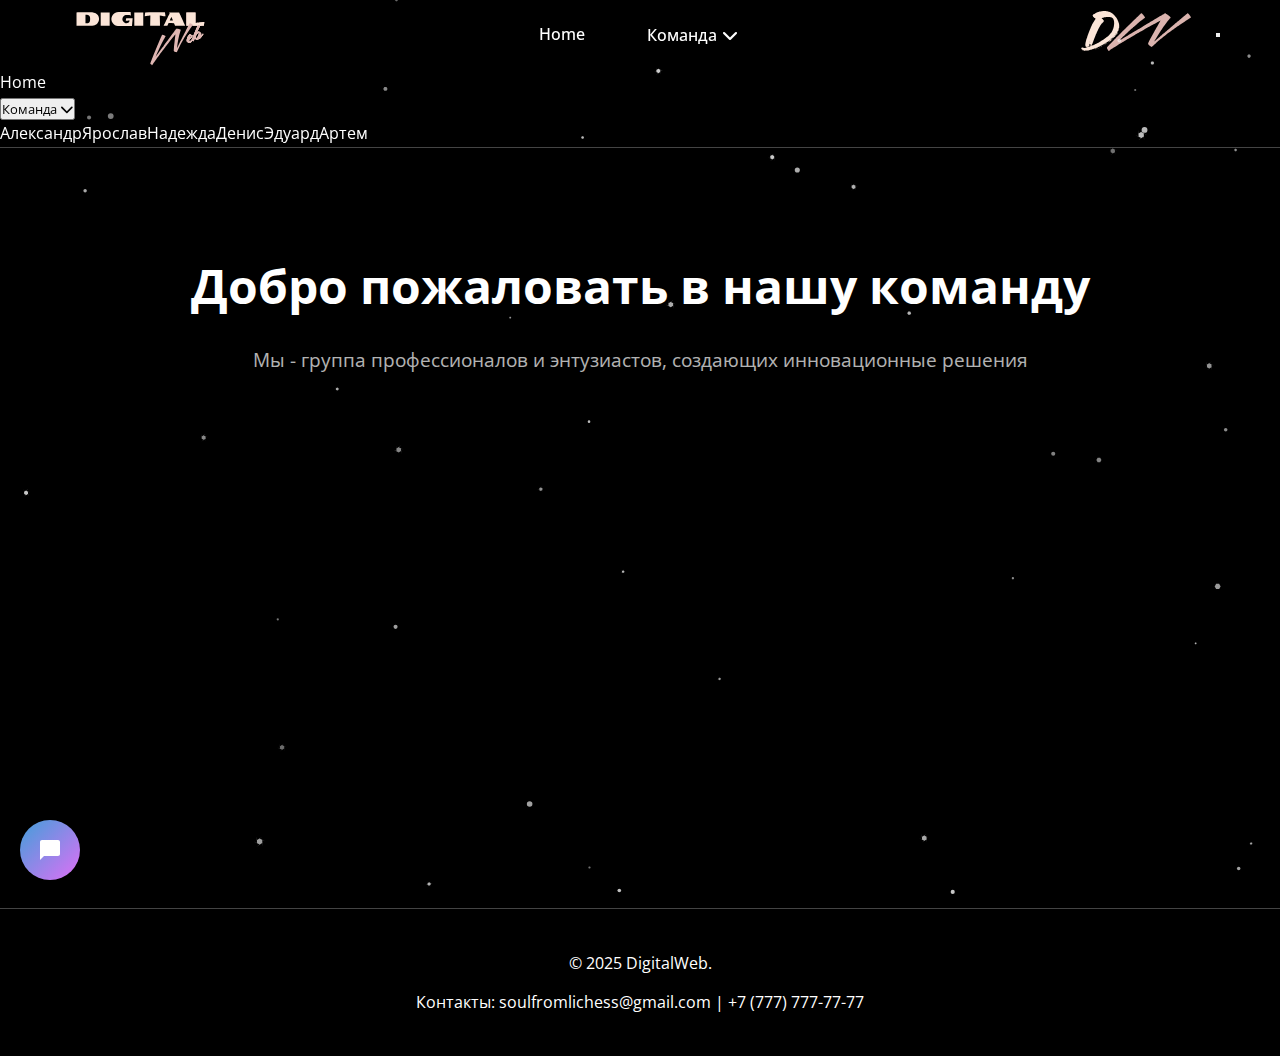
<file: front/index.html>
<!DOCTYPE html>
<html lang="ru">
<head>
    <meta charset="UTF-8">
    <meta name="viewport" content="width=device-width, initial-scale=1.0">
    <title>Главная - Наша команда</title>
    <link rel="icon" href="/front/images/favicon.ico" type="image/x-icon">

    <link rel="stylesheet" href="styles/index.css">
    <link rel="stylesheet" href="styles/styles.css">
    <link rel="stylesheet" href="styles/header.css">
    <link rel="stylesheet" href="styles/global.css">
    <link rel="stylesheet" href="styles/theme.css">
    <link rel="stylesheet" href="styles/chat-widget.css">
    <link rel="stylesheet" href="styles/achievements.css">
    <link rel="stylesheet" href="styles/rewards.css">
    <link rel="stylesheet" href="https://cdnjs.cloudflare.com/ajax/libs/font-awesome/6.4.0/css/all.min.css">
</head>
<body>
    <header class="header">
        <div class="header-container">
            <div class="logo-left">
                <img src="images/logo.svg" alt="Логотип" class="logo">
            </div>
            
            <nav class="nav-center">
                <a href="index.html" class="nav-link active">Home</a>
                <div class="dropdown">
                    <button class="dropdown-btn">Команда <i class="fas fa-chevron-down"></i></button>
                    <div class="dropdown-content">
                        <a href="alexander-page.html">Александр</a>
                        <a href="yaroslav-page.html">Ярослав</a>
                        <a href="nadya-page.html">Надежда</a>
                        <a href="denis-page.html">Денис</a>
                        <a href="edik-page.html">Эдуард</a>
                        <a href="artyom-page.html">Артем</a>
                    </div>
                </div>
            </nav>
            
            <div class="logo-right">
                <img src="images/logo-small-whiter.svg" alt="Логотип 2" class="logo">
            </div>
        </div>
    </header>

    <main class="main">
        <div class="hero-section">
            <h1>Добро пожаловать в нашу команду</h1>
            <p>Мы - группа профессионалов и энтузиастов, создающих инновационные решения</p>
        </div>
    </main>

    <footer class="footer">
        <div class="footer-container">
            <div class="footer-content">
                <p>&copy; 2025 DigitalWeb.</p>
                <p>Контакты: soulfromlichess@gmail.com | +7 (777) 777-77-77</p>
            </div>
        </div>
    </footer>

    <script src="scripts/script.js"></script>
    <script src="scripts/adaptive-manager.js"></script>
    <script src="scripts/carousel.js"></script>
    <script src="scripts/dropdown.js"></script>
    <script src="scripts/scroll.js"></script>
    <script src="scripts/theme.js"></script>
    <script src="scripts/snowfall.js"></script>
    <script src="scripts/chat-widget.js"></script>
    <script src="scripts/chat-autocomplete.js"></script>
    <script src="scripts/achievment.js"></script>
    <script src="scripts/rewards.js"></script>
    <script src="scripts/burger-menu.js"></script>
</body>
</html>
</file>
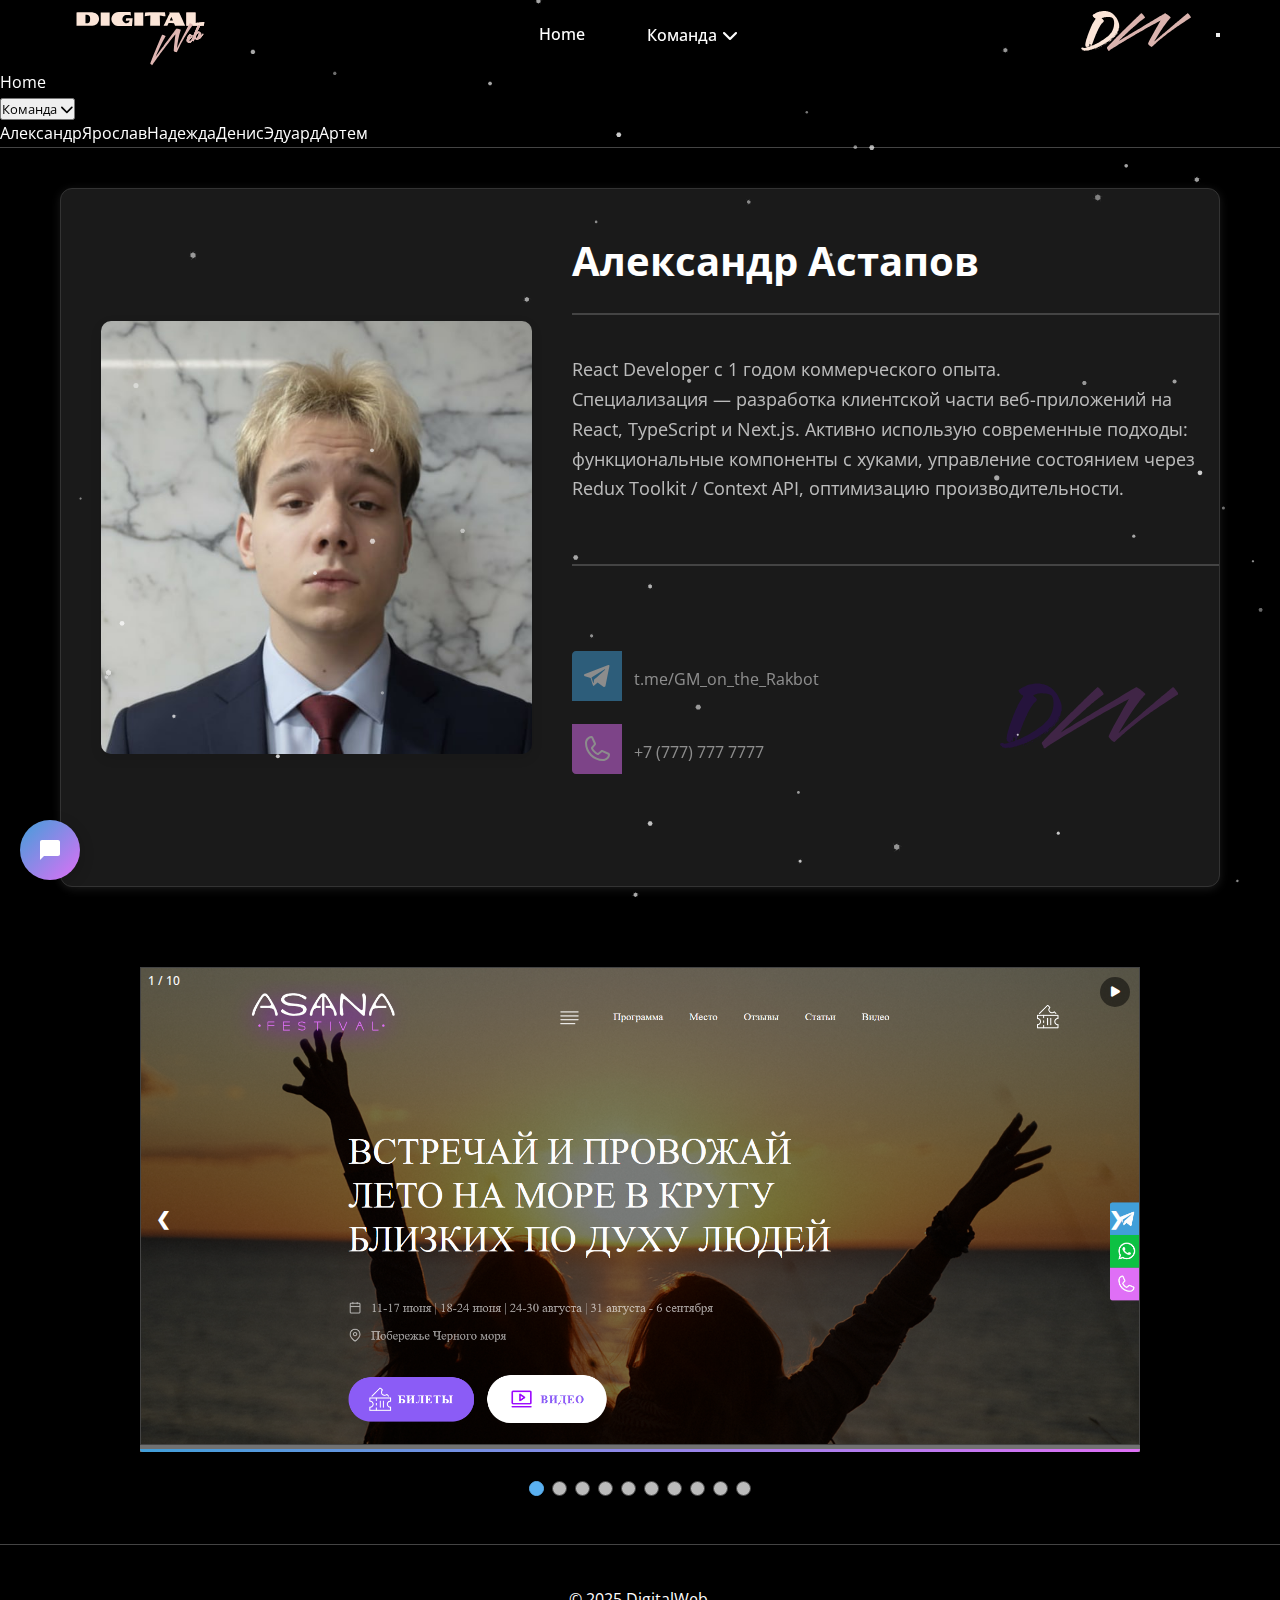
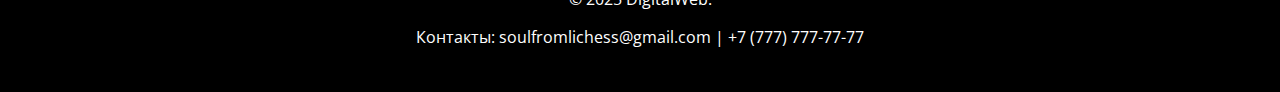
<file: front/alexander-page.html>
<!DOCTYPE html>
<html lang="ru">
<head>
    <meta charset="UTF-8">
    <meta name="viewport" content="width=device-width, initial-scale=1.0">
    <title>Александр - Команда</title>
    <link rel="icon" href="/front/images/favicon.ico" type="image/x-icon">
    <link rel="stylesheet" href="styles/styles.css">
    <link rel="stylesheet" href="styles/carousel.css">
    <link rel="stylesheet" href="styles/header.css">
    <link rel="stylesheet" href="styles/global.css">
    <link rel="stylesheet" href="styles/theme.css">
    <link rel="stylesheet" href="styles/chat-widget.css">
    <link rel="stylesheet" href="styles/achievements.css">
    <link rel="stylesheet" href="styles/rewards.css">
    <link rel="stylesheet" href="https://cdnjs.cloudflare.com/ajax/libs/font-awesome/6.4.0/css/all.min.css">
</head>
<body>
    <header class="header">
        <div class="header-container">
            <div class="logo-left">
                <img src="images/logo.svg" alt="Логотип" class="logo">
            </div>
            
            <nav class="nav-center">
                <a href="index.html" class="nav-link">Home</a>
                <div class="dropdown">
                    <button class="dropdown-btn">Команда <i class="fas fa-chevron-down"></i></button>
                    <div class="dropdown-content">
                        <a href="alexander-page.html">Александр</a>
                        <a href="yaroslav-page.html">Ярослав</a>
                        <a href="nadya-page.html">Надежда</a>
                        <a href="denis-page.html">Денис</a>
                        <a href="edik-page.html">Эдуард</a>
                        <a href="artyom-page.html">Артем</a>
                    </div>
                </div>
            </nav>
            
            <div class="logo-right">
                <img src="images/logo-small-whiter.svg" alt="Логотип 2" class="logo">
            </div>
        </div>
    </header>

    <main class="main">
        <div class="container">
            <div class="grid-container">
                <div class="photo-card">
                    <img src="images/alexander-official.jpg" alt="Александр" class="person-photo">
                </div>
                
                <div class="info-container">
                    <div class="name-section">
                        <h1 class="person-name">Александр Астапов</h1>
                    </div>
                    
                    <div class="info-section">
                        <h4 class="person-info">
                            React Developer с 1 годом коммерческого опыта. <br> Специализация — разработка клиентской части веб-приложений на React, TypeScript и Next.js. Активно использую современные подходы: функциональные компоненты с хуками, управление состоянием через Redux Toolkit / Context API, оптимизацию производительности.
                        </h4>
                    </div>
                    
                    <div class="contacts-section">
                        <div class="contacts-left">
                            <div class="contact-item">
                                <div><svg width="50" height="50" viewBox="0 0 50 50" fill="none" xmlns="http://www.w3.org/2000/svg">
                                <path d="M0 4C0 1.79086 1.79086 0 4 0H50V50H0V4Z" fill="#419FD9"/>
                                <path fill-rule="evenodd" clip-rule="evenodd" d="M31.3503 35.8193C32.8775 36.4875 33.4502 35.0875 33.4502 35.0875L37.4908 14.7887C37.459 13.4206 35.6137 14.2478 35.6137 14.2478L12.9923 23.1246C12.9923 23.1246 11.9105 23.5064 12.006 24.1745C12.1014 24.8427 12.9605 25.1608 12.9605 25.1608L18.6556 27.0698C18.6556 27.0698 20.3737 32.7013 20.7236 33.7831C21.0418 34.833 21.3281 34.8648 21.3281 34.8648C21.6463 34.9921 21.9327 34.7694 21.9327 34.7694L25.6233 31.4287L31.3503 35.8193ZM32.3358 18.384C32.3358 18.384 33.1312 17.9067 33.0994 18.384C33.0994 18.384 33.2266 18.4476 32.813 18.893C32.4312 19.2748 23.4272 27.3562 22.2182 28.4379C22.1227 28.5016 22.0591 28.597 22.0591 28.7243L21.7091 31.715C21.6455 32.0332 21.2319 32.065 21.1364 31.7787L19.641 26.8789C19.5774 26.688 19.641 26.4653 19.8319 26.3381L32.3358 18.384Z" fill="#FDFDFD"/>
                                </svg>
                                </div>
                                <span><a href="https://t.me/GM_on_the_Rakbot">t.me/GM_on_the_Rakbot</a></span>
                            </div>
                            <div class="contact-item">
                                <div class=""><svg width="50" height="50" viewBox="0 0 50 50" fill="none" xmlns="http://www.w3.org/2000/svg">
                                <path d="M0 46C0 48.2091 1.79086 50 4 50H50V0H0V46Z" fill="#DF6FF6"/>
                                <path d="M36.7964 28.8074L30.9076 26.1686L30.8914 26.1611C30.5857 26.0304 30.2522 25.9779 29.9211 26.0085C29.59 26.039 29.2717 26.1516 28.9951 26.3361C28.9626 26.3576 28.9313 26.381 28.9014 26.4061L25.8589 28.9999C23.9313 28.0637 21.9413 26.0886 21.0051 24.1861L23.6026 21.0973C23.6276 21.0661 23.6513 21.0348 23.6738 21.0011C23.8544 20.7252 23.9639 20.409 23.9927 20.0805C24.0215 19.7521 23.9686 19.4216 23.8388 19.1186V19.1036L21.1926 13.2048C21.021 12.8088 20.726 12.479 20.3515 12.2645C19.9771 12.0501 19.5434 11.9624 19.1151 12.0147C17.4213 12.2376 15.8665 13.0695 14.7412 14.3549C13.6159 15.6403 12.9969 17.2914 13 18.9998C13 28.9249 21.0751 37 31.0001 37C32.7085 37.003 34.3596 36.3841 35.6451 35.2588C36.9305 34.1335 37.7623 32.5787 37.9852 30.8849C38.0376 30.4568 37.9501 30.0231 37.7359 29.6487C37.5217 29.2743 37.1921 28.9792 36.7964 28.8074ZM31.0001 35C26.7581 34.9953 22.6911 33.3081 19.6915 30.3085C16.6919 27.3089 15.0047 23.2419 15 18.9998C14.9953 17.7792 15.4351 16.5985 16.2372 15.6784C17.0393 14.7583 18.1489 14.1616 19.3588 13.9998C19.3583 14.0048 19.3583 14.0098 19.3588 14.0148L21.9838 19.8898L19.4001 22.9824C19.3738 23.0125 19.35 23.0447 19.3288 23.0786C19.1407 23.3673 19.0303 23.6996 19.0084 24.0434C18.9865 24.3873 19.0538 24.7309 19.2038 25.0411C20.3363 27.3574 22.6701 29.6737 25.0113 30.8049C25.3238 30.9535 25.6695 31.0185 26.0145 30.9935C26.3596 30.9685 26.6923 30.8544 26.9801 30.6624C27.0122 30.6408 27.0431 30.6174 27.0726 30.5924L30.1114 27.9999L35.9864 30.6312C35.9864 30.6312 35.9964 30.6312 36.0002 30.6312C35.8403 31.8428 35.2445 32.9546 34.3242 33.7587C33.4039 34.5628 32.2222 35.0041 31.0001 35Z" fill="#FDFDFD"/>
                                </svg>
                                </div>
                                <span><a href="tel:+77777777777">+7 (777) 777 7777</a></span>
                            </div>
                        </div>
                        <div class="logo-section">
                            <img src="images/logo-small-blacker.svg" alt="Логотип команды" class="team-logo">
                        </div>
                    </div>
                </div>
            </div>
        </div>
        
        <div class="slideshow-container">
            <div class="mySlides fade">
                <div class="numbertext">1 / 10</div>
                <img src="./images/site10.png" style="width:100%">
            </div>
        
            <div class="mySlides fade">
                <div class="numbertext">2 / 10</div>
                <img src="./images/CypMan.png" style="width:100%">
            </div>
        
            <div class="mySlides fade">
                <div class="numbertext">3 / 10</div>
                <img src="./images/site3.png" style="width:100%">
            </div>

            <div class="mySlides fade">
                <div class="numbertext">4 / 10</div>
                <img src="./images/site4.png" style="width:100%">
            </div>

            <div class="mySlides fade">
                <div class="numbertext">5 / 10</div>
                <img src="./images/site5.png" style="width:100%">
            </div>

            <div class="mySlides fade">
                <div class="numbertext">6 / 10</div>
                <img src="./images/site6.png" style="width:100%">
            </div>

            <div class="mySlides fade">
                <div class="numbertext">7 / 10</div>
                <img src="./images/site7.png" style="width:100%">
            </div>

            <div class="mySlides fade">
                <div class="numbertext">8 / 10</div>
                <img src="./images/site8.png" style="width:100%">
            </div>

            <div class="mySlides fade">
                <div class="numbertext">9 / 10</div>
                <img src="./images/site9.png" style="width:100%">
            </div>
            
            <div class="mySlides fade">
                <div class="numbertext">10 / 10</div>
                <img src="./images/site2.png" style="width:100%">
            </div>
        
            <a class="prev" onclick="plusSlides(-1)">&#10094;</a>
            <a class="next" onclick="plusSlides(1)">&#10095;</a>
        </div>
        <br>
        
        <div style="text-align:center">
            <span class="dot" onclick="currentSlide(1)"></span>
            <span class="dot" onclick="currentSlide(2)"></span>
            <span class="dot" onclick="currentSlide(3)"></span>
            <span class="dot" onclick="currentSlide(4)"></span>
            <span class="dot" onclick="currentSlide(5)"></span>
            <span class="dot" onclick="currentSlide(6)"></span>
            <span class="dot" onclick="currentSlide(7)"></span>
            <span class="dot" onclick="currentSlide(8)"></span>
            <span class="dot" onclick="currentSlide(9)"></span>
            <span class="dot" onclick="currentSlide(10)"></span>
        </div>
    </main>

    <footer class="footer">
        <div class="footer-container">
            <div class="footer-content">
                <p>&copy; 2025 DigitalWeb.</p>
                <p>Контакты: soulfromlichess@gmail.com | +7 (777) 777-77-77</p>
            </div>
        </div>
    </footer>

    <script src="scripts/script.js"></script>
    <script src="scripts/adaptive-manager.js"></script>
    <script src="scripts/carousel.js"></script>
    <script src="scripts/dropdown.js"></script>
    <script src="scripts/scroll.js"></script>
    <script src="scripts/theme.js"></script>
    <script src="scripts/snowfall.js"></script>
    <script src="scripts/chat-widget.js"></script>
    <script src="scripts/chat-autocomplete.js"></script>
    <script src="scripts/achievment.js"></script>
    <script src="scripts/rewards.js"></script>
    <script src="scripts/burger-menu.js"></script>
</body>
</html>
</file>
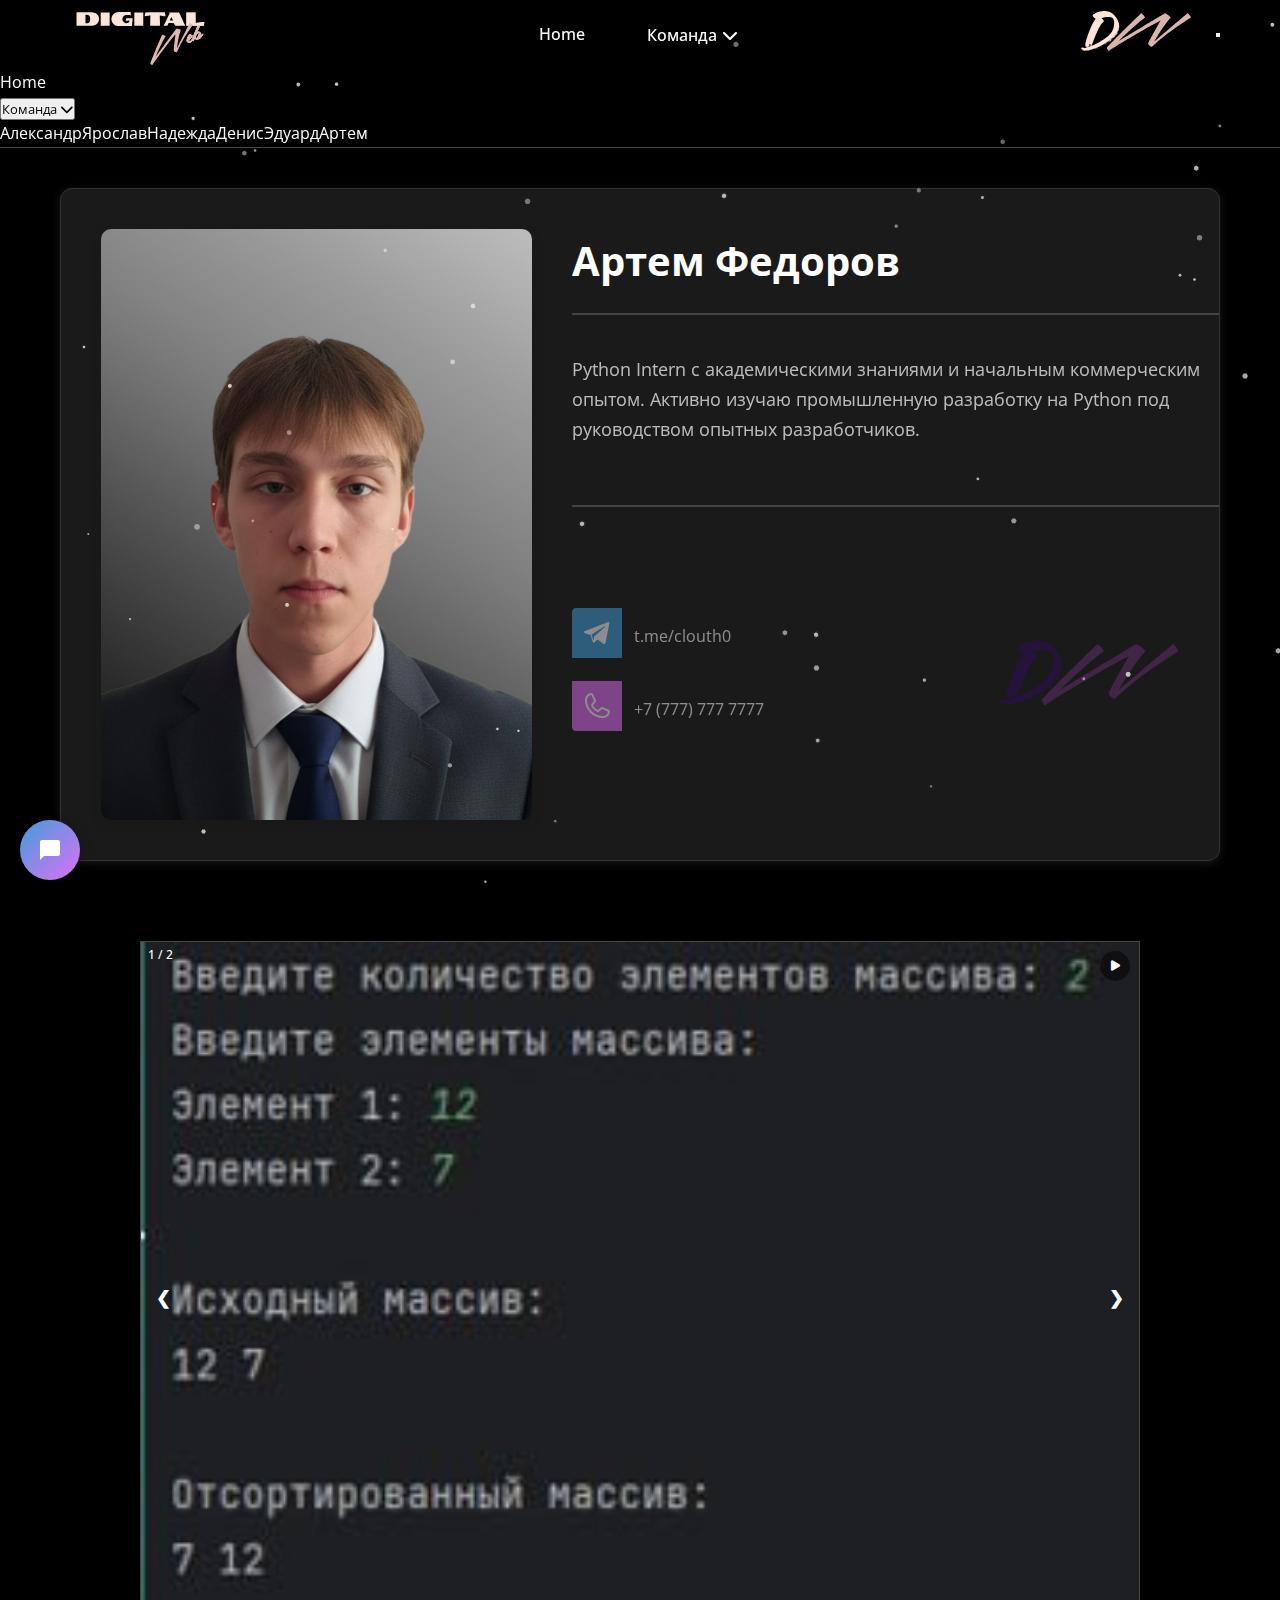
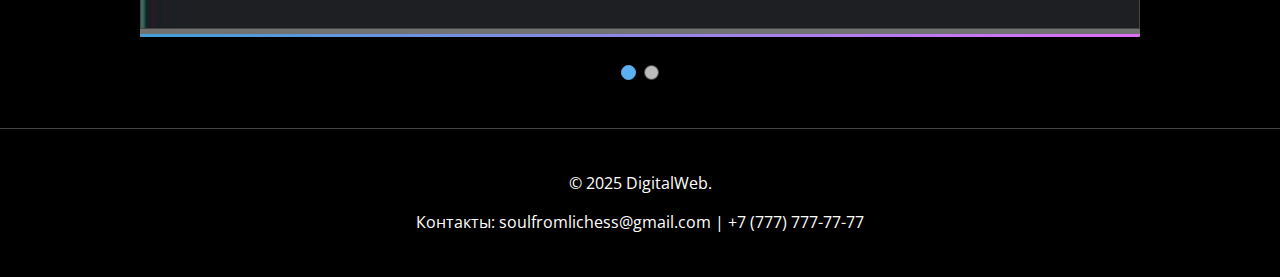
<file: front/artyom-page.html>
<!DOCTYPE html>
<html lang="ru">
<head>
    <meta charset="UTF-8">
    <meta name="viewport" content="width=device-width, initial-scale=1.0">
    <title>Артем - Команда</title>
    <link rel="icon" href="/front/images/favicon.ico" type="image/x-icon">
    <link rel="stylesheet" href="styles/styles.css">
    <link rel="stylesheet" href="styles/carousel.css">
    <link rel="stylesheet" href="styles/header.css">
    <link rel="stylesheet" href="styles/global.css">
    <link rel="stylesheet" href="styles/theme.css">
    <link rel="stylesheet" href="styles/chat-widget.css">
    <link rel="stylesheet" href="styles/achievements.css">
    <link rel="stylesheet" href="styles/rewards.css">
    <link rel="stylesheet" href="https://cdnjs.cloudflare.com/ajax/libs/font-awesome/6.4.0/css/all.min.css">
</head>
<body>
    <header class="header">
        <div class="header-container">
            <div class="logo-left">
                <img src="images/logo.svg" alt="Логотип" class="logo">
            </div>
            
            <nav class="nav-center">
                <a href="index.html" class="nav-link">Home</a>
                <div class="dropdown">
                    <button class="dropdown-btn">Команда <i class="fas fa-chevron-down"></i></button>
                    <div class="dropdown-content">
                        <a href="alexander-page.html">Александр</a>
                        <a href="yaroslav-page.html">Ярослав</a>
                        <a href="nadya-page.html">Надежда</a>
                        <a href="denis-page.html">Денис</a>
                        <a href="edik-page.html">Эдуард</a>
                        <a href="artyom-page.html">Артем</a>
                    </div>
                </div>
            </nav>
            
            <div class="logo-right">
                <img src="images/logo-small-whiter.svg" alt="Логотип 2" class="logo">
            </div>
        </div>
    </header>

    <main class="main">
        <div class="container">
            <div class="grid-container">
                <div class="photo-card">
                    <img src="images/artyom-official.jpg" alt="Артем" class="person-photo">
                </div>
                
                <div class="info-container">
                    <div class="name-section">
                        <h1 class="person-name">Артем Федоров</h1>
                    </div>
                    
                    <div class="info-section">
                        <h4 class="person-info">
                            Python Intern с академическими знаниями и начальным коммерческим опытом. Активно изучаю промышленную разработку на Python под руководством опытных разработчиков.
                        </h4>
                    </div>
                    
                    <div class="contacts-section">
                        <div class="contacts-left">
                            <div class="contact-item">
                                <div><svg width="50" height="50" viewBox="0 0 50 50" fill="none" xmlns="http://www.w3.org/2000/svg">
                                <path d="M0 4C0 1.79086 1.79086 0 4 0H50V50H0V4Z" fill="#419FD9"/>
                                <path fill-rule="evenodd" clip-rule="evenodd" d="M31.3503 35.8193C32.8775 36.4875 33.4502 35.0875 33.4502 35.0875L37.4908 14.7887C37.459 13.4206 35.6137 14.2478 35.6137 14.2478L12.9923 23.1246C12.9923 23.1246 11.9105 23.5064 12.006 24.1745C12.1014 24.8427 12.9605 25.1608 12.9605 25.1608L18.6556 27.0698C18.6556 27.0698 20.3737 32.7013 20.7236 33.7831C21.0418 34.833 21.3281 34.8648 21.3281 34.8648C21.6463 34.9921 21.9327 34.7694 21.9327 34.7694L25.6233 31.4287L31.3503 35.8193ZM32.3358 18.384C32.3358 18.384 33.1312 17.9067 33.0994 18.384C33.0994 18.384 33.2266 18.4476 32.813 18.893C32.4312 19.2748 23.4272 27.3562 22.2182 28.4379C22.1227 28.5016 22.0591 28.597 22.0591 28.7243L21.7091 31.715C21.6455 32.0332 21.2319 32.065 21.1364 31.7787L19.641 26.8789C19.5774 26.688 19.641 26.4653 19.8319 26.3381L32.3358 18.384Z" fill="#FDFDFD"/>
                                </svg>
                                </div>
                                <span><a href="https://t.me/clouth0">t.me/clouth0</a></span>
                            </div>
                            <div class="contact-item">
                                <div class=""><svg width="50" height="50" viewBox="0 0 50 50" fill="none" xmlns="http://www.w3.org/2000/svg">
                                <path d="M0 46C0 48.2091 1.79086 50 4 50H50V0H0V46Z" fill="#DF6FF6"/>
                                <path d="M36.7964 28.8074L30.9076 26.1686L30.8914 26.1611C30.5857 26.0304 30.2522 25.9779 29.9211 26.0085C29.59 26.039 29.2717 26.1516 28.9951 26.3361C28.9626 26.3576 28.9313 26.381 28.9014 26.4061L25.8589 28.9999C23.9313 28.0637 21.9413 26.0886 21.0051 24.1861L23.6026 21.0973C23.6276 21.0661 23.6513 21.0348 23.6738 21.0011C23.8544 20.7252 23.9639 20.409 23.9927 20.0805C24.0215 19.7521 23.9686 19.4216 23.8388 19.1186V19.1036L21.1926 13.2048C21.021 12.8088 20.726 12.479 20.3515 12.2645C19.9771 12.0501 19.5434 11.9624 19.1151 12.0147C17.4213 12.2376 15.8665 13.0695 14.7412 14.3549C13.6159 15.6403 12.9969 17.2914 13 18.9998C13 28.9249 21.0751 37 31.0001 37C32.7085 37.003 34.3596 36.3841 35.6451 35.2588C36.9305 34.1335 37.7623 32.5787 37.9852 30.8849C38.0376 30.4568 37.9501 30.0231 37.7359 29.6487C37.5217 29.2743 37.1921 28.9792 36.7964 28.8074ZM31.0001 35C26.7581 34.9953 22.6911 33.3081 19.6915 30.3085C16.6919 27.3089 15.0047 23.2419 15 18.9998C14.9953 17.7792 15.4351 16.5985 16.2372 15.6784C17.0393 14.7583 18.1489 14.1616 19.3588 13.9998C19.3583 14.0048 19.3583 14.0098 19.3588 14.0148L21.9838 19.8898L19.4001 22.9824C19.3738 23.0125 19.35 23.0447 19.3288 23.0786C19.1407 23.3673 19.0303 23.6996 19.0084 24.0434C18.9865 24.3873 19.0538 24.7309 19.2038 25.0411C20.3363 27.3574 22.6701 29.6737 25.0113 30.8049C25.3238 30.9535 25.6695 31.0185 26.0145 30.9935C26.3596 30.9685 26.6923 30.8544 26.9801 30.6624C27.0122 30.6408 27.0431 30.6174 27.0726 30.5924L30.1114 27.9999L35.9864 30.6312C35.9864 30.6312 35.9964 30.6312 36.0002 30.6312C35.8403 31.8428 35.2445 32.9546 34.3242 33.7587C33.4039 34.5628 32.2222 35.0041 31.0001 35Z" fill="#FDFDFD"/>
                                </svg>
                                </div>
                                <span><a href="tel:+77777777777">+7 (777) 777 7777</a></span>
                            </div>
                        </div>
                        <div class="logo-section">
                            <img src="images/logo-small-blacker.svg" alt="Логотип команды" class="team-logo">
                        </div>
                    </div>
                </div>
            </div>
        </div>
        
        <div class="slideshow-container">
            <div class="mySlides fade">
                <div class="numbertext">1 / 2</div>
                <img src="./images/xd1.jpg" style="width:100%">
            </div>
        
            <div class="mySlides fade">
                <div class="numbertext">2 / 2</div>
                <img src="./images/xd2.jpg" style="width:100%">
            </div>
        
            <a class="prev" onclick="plusSlides(-1)">&#10094;</a>
            <a class="next" onclick="plusSlides(1)">&#10095;</a>
        </div>
        <br>
        
        <div style="text-align:center">
            <span class="dot" onclick="currentSlide(1)"></span>
            <span class="dot" onclick="currentSlide(2)"></span>
        </div>
    </main>

    <footer class="footer">
        <div class="footer-container">
            <div class="footer-content">
                <p>&copy; 2025 DigitalWeb.</p>
                <p>Контакты: soulfromlichess@gmail.com | +7 (777) 777-77-77</p>
            </div>
        </div>
    </footer>

    <script src="scripts/script.js"></script>
    <script src="scripts/adaptive-manager.js"></script>
    <script src="scripts/carousel.js"></script>
    <script src="scripts/dropdown.js"></script>
    <script src="scripts/scroll.js"></script>
    <script src="scripts/theme.js"></script>
    <script src="scripts/snowfall.js"></script>
    <script src="scripts/chat-widget.js"></script>
    <script src="scripts/chat-autocomplete.js"></script>
    <script src="scripts/achievment.js"></script>
    <script src="scripts/rewards.js"></script>
    <script src="scripts/burger-menu.js"></script>
</body>
</html>
</file>
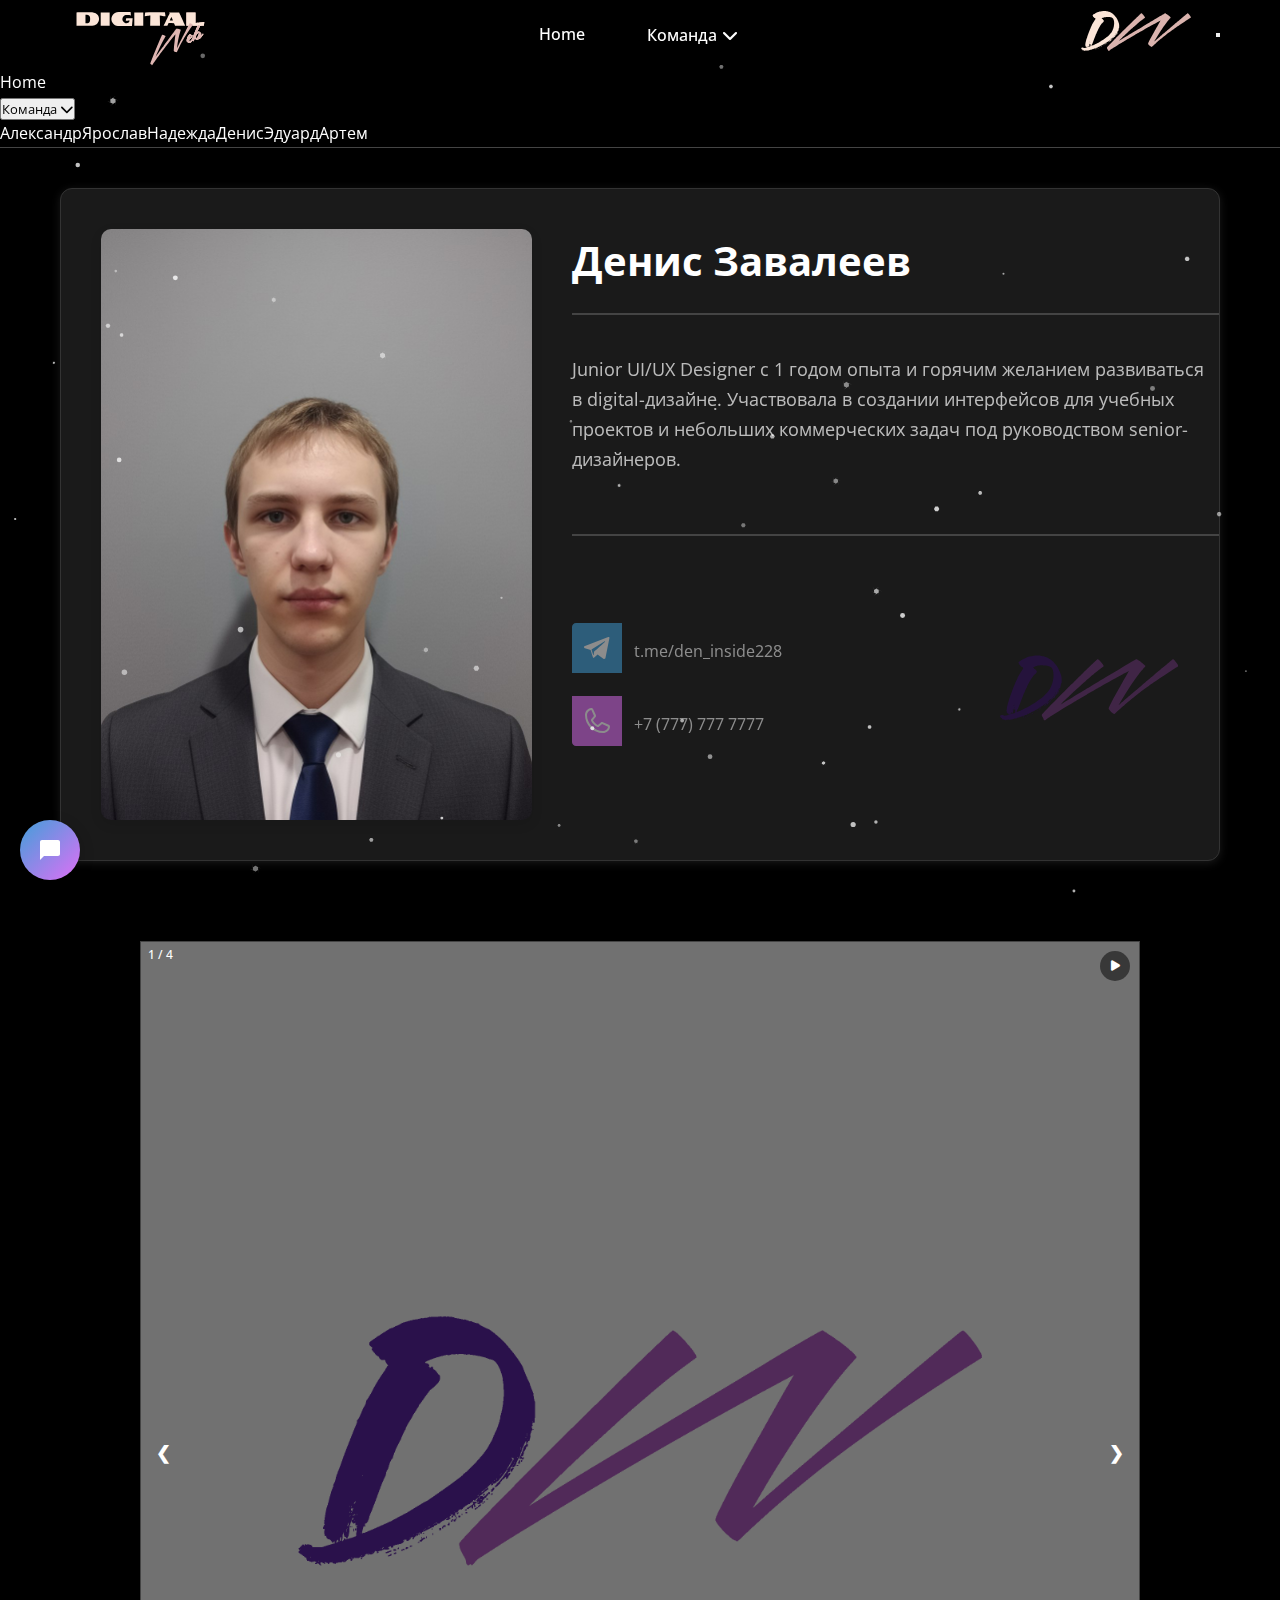
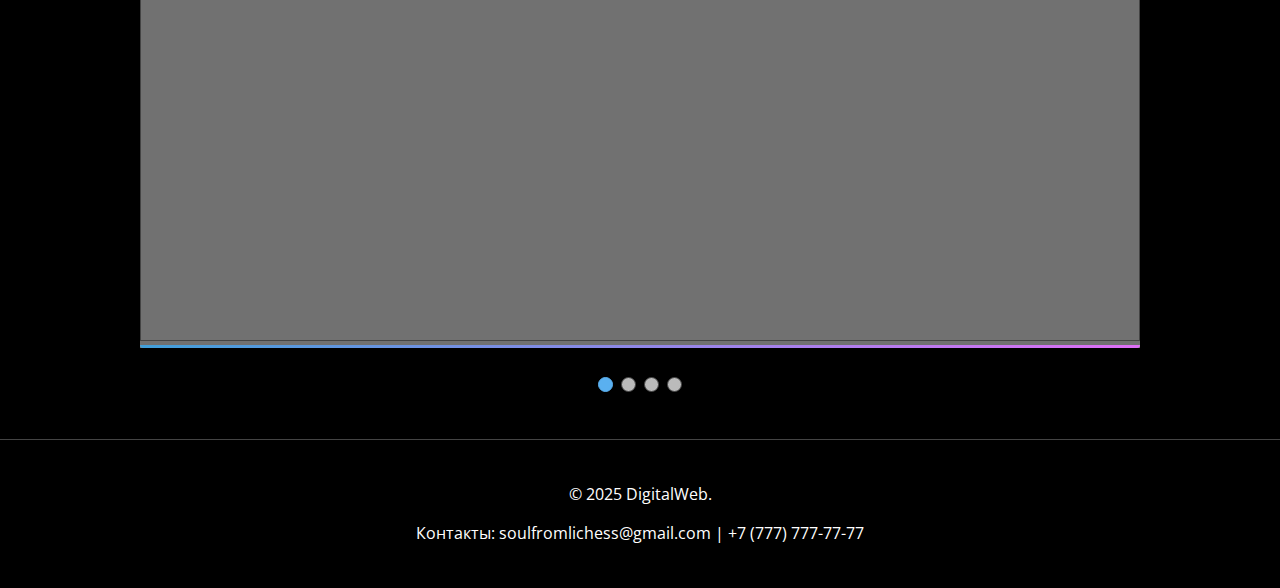
<file: front/denis-page.html>
<!DOCTYPE html>
<html lang="ru">
<head>
    <meta charset="UTF-8">
    <meta name="viewport" content="width=device-width, initial-scale=1.0">
    <title>Денис - Команда</title>
    <link rel="icon" href="/front/images/favicon.ico" type="image/x-icon">

    <link rel="stylesheet" href="styles/styles.css">
    <link rel="stylesheet" href="styles/carousel.css">
    <link rel="stylesheet" href="styles/header.css">
    <link rel="stylesheet" href="styles/global.css">
    <link rel="stylesheet" href="styles/theme.css">
    <link rel="stylesheet" href="styles/chat-widget.css">
    <link rel="stylesheet" href="styles/achievements.css">
    <link rel="stylesheet" href="styles/rewards.css">
    <link rel="stylesheet" href="https://cdnjs.cloudflare.com/ajax/libs/font-awesome/6.4.0/css/all.min.css">
</head>
<body>
    <header class="header">
        <div class="header-container">
            <div class="logo-left">
                <img src="images/logo.svg" alt="Логотип" class="logo">
            </div>
            
            <nav class="nav-center">
                <a href="index.html" class="nav-link">Home</a>
                <div class="dropdown">
                    <button class="dropdown-btn">Команда <i class="fas fa-chevron-down"></i></button>
                    <div class="dropdown-content">
                        <a href="alexander-page.html">Александр</a>
                        <a href="yaroslav-page.html">Ярослав</a>
                        <a href="nadya-page.html">Надежда</a>
                        <a href="denis-page.html">Денис</a>
                        <a href="edik-page.html">Эдуард</a>
                        <a href="artyom-page.html">Артем</a>
                    </div>
                </div>
            </nav>
            
            <div class="logo-right">
                <img src="images/logo-small-whiter.svg" alt="Логотип 2" class="logo">
            </div>
        </div>
    </header>

    <main class="main">
        <div class="container">
            <div class="grid-container">
                <div class="photo-card">
                    <img src="images/denis-official.jpg" alt="Денис" class="person-photo">
                </div>
                
                <div class="info-container">
                    <div class="name-section">
                        <h1 class="person-name">Денис Завалеев</h1>
                    </div>
                    
                    <div class="info-section">
                        <h4 class="person-info">
                            Junior UI/UX Designer с 1 годом опыта и горячим желанием развиваться в digital-дизайне. Участвовала в создании интерфейсов для учебных проектов и небольших коммерческих задач под руководством senior-дизайнеров.
                        </h4>
                    </div>
                    
                    <div class="contacts-section">
                        <div class="contacts-left">
                            <div class="contact-item">
                                <div><svg width="50" height="50" viewBox="0 0 50 50" fill="none" xmlns="http://www.w3.org/2000/svg">
                                <path d="M0 4C0 1.79086 1.79086 0 4 0H50V50H0V4Z" fill="#419FD9"/>
                                <path fill-rule="evenodd" clip-rule="evenodd" d="M31.3503 35.8193C32.8775 36.4875 33.4502 35.0875 33.4502 35.0875L37.4908 14.7887C37.459 13.4206 35.6137 14.2478 35.6137 14.2478L12.9923 23.1246C12.9923 23.1246 11.9105 23.5064 12.006 24.1745C12.1014 24.8427 12.9605 25.1608 12.9605 25.1608L18.6556 27.0698C18.6556 27.0698 20.3737 32.7013 20.7236 33.7831C21.0418 34.833 21.3281 34.8648 21.3281 34.8648C21.6463 34.9921 21.9327 34.7694 21.9327 34.7694L25.6233 31.4287L31.3503 35.8193ZM32.3358 18.384C32.3358 18.384 33.1312 17.9067 33.0994 18.384C33.0994 18.384 33.2266 18.4476 32.813 18.893C32.4312 19.2748 23.4272 27.3562 22.2182 28.4379C22.1227 28.5016 22.0591 28.597 22.0591 28.7243L21.7091 31.715C21.6455 32.0332 21.2319 32.065 21.1364 31.7787L19.641 26.8789C19.5774 26.688 19.641 26.4653 19.8319 26.3381L32.3358 18.384Z" fill="#FDFDFD"/>
                                </svg>
                                </div>
                                <span><a href="https://t.me/den_inside228">t.me/den_inside228</a></span>
                            </div>
                            <div class="contact-item">
                                <div class=""><svg width="50" height="50" viewBox="0 0 50 50" fill="none" xmlns="http://www.w3.org/2000/svg">
                                <path d="M0 46C0 48.2091 1.79086 50 4 50H50V0H0V46Z" fill="#DF6FF6"/>
                                <path d="M36.7964 28.8074L30.9076 26.1686L30.8914 26.1611C30.5857 26.0304 30.2522 25.9779 29.9211 26.0085C29.59 26.039 29.2717 26.1516 28.9951 26.3361C28.9626 26.3576 28.9313 26.381 28.9014 26.4061L25.8589 28.9999C23.9313 28.0637 21.9413 26.0886 21.0051 24.1861L23.6026 21.0973C23.6276 21.0661 23.6513 21.0348 23.6738 21.0011C23.8544 20.7252 23.9639 20.409 23.9927 20.0805C24.0215 19.7521 23.9686 19.4216 23.8388 19.1186V19.1036L21.1926 13.2048C21.021 12.8088 20.726 12.479 20.3515 12.2645C19.9771 12.0501 19.5434 11.9624 19.1151 12.0147C17.4213 12.2376 15.8665 13.0695 14.7412 14.3549C13.6159 15.6403 12.9969 17.2914 13 18.9998C13 28.9249 21.0751 37 31.0001 37C32.7085 37.003 34.3596 36.3841 35.6451 35.2588C36.9305 34.1335 37.7623 32.5787 37.9852 30.8849C38.0376 30.4568 37.9501 30.0231 37.7359 29.6487C37.5217 29.2743 37.1921 28.9792 36.7964 28.8074ZM31.0001 35C26.7581 34.9953 22.6911 33.3081 19.6915 30.3085C16.6919 27.3089 15.0047 23.2419 15 18.9998C14.9953 17.7792 15.4351 16.5985 16.2372 15.6784C17.0393 14.7583 18.1489 14.1616 19.3588 13.9998C19.3583 14.0048 19.3583 14.0098 19.3588 14.0148L21.9838 19.8898L19.4001 22.9824C19.3738 23.0125 19.35 23.0447 19.3288 23.0786C19.1407 23.3673 19.0303 23.6996 19.0084 24.0434C18.9865 24.3873 19.0538 24.7309 19.2038 25.0411C20.3363 27.3574 22.6701 29.6737 25.0113 30.8049C25.3238 30.9535 25.6695 31.0185 26.0145 30.9935C26.3596 30.9685 26.6923 30.8544 26.9801 30.6624C27.0122 30.6408 27.0431 30.6174 27.0726 30.5924L30.1114 27.9999L35.9864 30.6312C35.9864 30.6312 35.9964 30.6312 36.0002 30.6312C35.8403 31.8428 35.2445 32.9546 34.3242 33.7587C33.4039 34.5628 32.2222 35.0041 31.0001 35Z" fill="#FDFDFD"/>
                                </svg>
                                </div>
                                <span><a href="tel:+77777777777">+7 (777) 777 7777</a></span>
                            </div>
                        </div>
                        <div class="logo-section">
                            <img src="images/logo-small-blacker.svg" alt="Логотип команды" class="team-logo">
                        </div>
                    </div>
                </div>
            </div>
        </div>
        
        <div class="slideshow-container">
            <div class="mySlides fade">
                <div class="numbertext">1 / 4</div>
                <img src="./images/logo-small-blacker.png" style="width:100%">
            </div>
        
            <div class="mySlides fade">
                <div class="numbertext">2 / 4</div>
                <img src="./images/logo-small-whiter.png" style="width:100%">
            </div>
        
            <div class="mySlides fade">
                <div class="numbertext">3 / 4</div>
                <img src="./images/logo.png" style="width:100%">
            </div>

            <div class="mySlides fade">
                <div class="numbertext">4 / 4</div>
                <img src="./images/logo-blacker.png" style="width:100%">
            </div>
        
            <a class="prev" onclick="plusSlides(-1)">&#10094;</a>
            <a class="next" onclick="plusSlides(1)">&#10095;</a>
        </div>
        <br>
        
        <div style="text-align:center">
            <span class="dot" onclick="currentSlide(1)"></span>
            <span class="dot" onclick="currentSlide(2)"></span>
            <span class="dot" onclick="currentSlide(3)"></span>
            <span class="dot" onclick="currentSlide(4)"></span>
        </div>
    </main>

    <footer class="footer">
        <div class="footer-container">
            <div class="footer-content">
                <p>&copy; 2025 DigitalWeb.</p>
                <p>Контакты: soulfromlichess@gmail.com | +7 (777) 777-77-77</p>
            </div>
        </div>
    </footer>

    <script src="scripts/script.js"></script>
    <script src="scripts/adaptive-manager.js"></script>
    <script src="scripts/carousel.js"></script>
    <script src="scripts/dropdown.js"></script>
    <script src="scripts/scroll.js"></script>
    <script src="scripts/theme.js"></script>
    <script src="scripts/snowfall.js"></script>
    <script src="scripts/chat-widget.js"></script>
    <script src="scripts/chat-autocomplete.js"></script>
    <script src="scripts/achievment.js"></script>
    <script src="scripts/rewards.js"></script>
    <script src="scripts/burger-menu.js"></script>
</body>
</html>
</file>
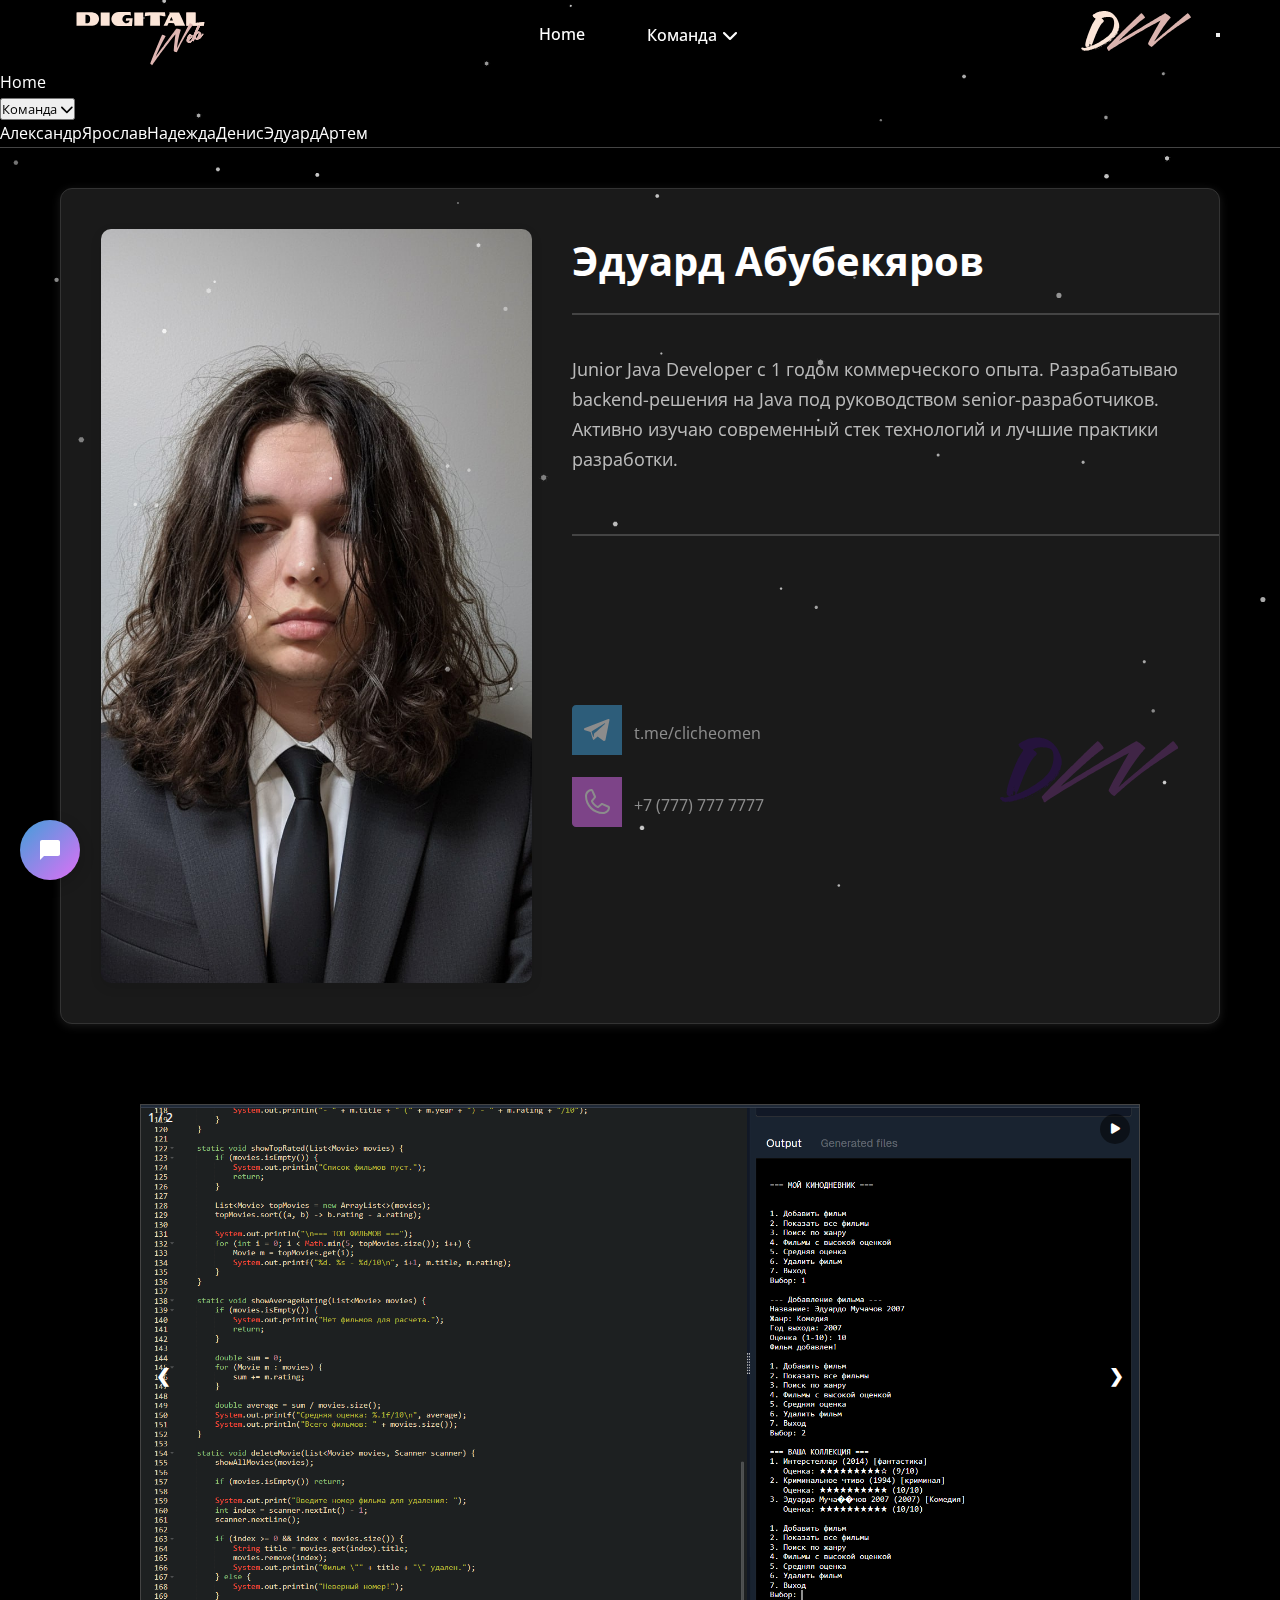
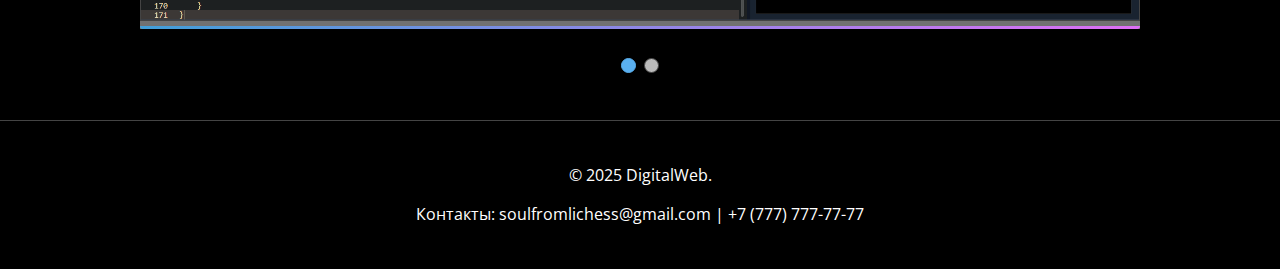
<file: front/edik-page.html>
<!DOCTYPE html>
<html lang="ru">
<head>
    <meta charset="UTF-8">
    <meta name="viewport" content="width=device-width, initial-scale=1.0">
    <title>Эдик - Команда</title>
    <link rel="icon" href="/front/images/favicon.ico" type="image/x-icon">

    <link rel="stylesheet" href="styles/styles.css">
    <link rel="stylesheet" href="styles/carousel.css">
    <link rel="stylesheet" href="styles/header.css">
    <link rel="stylesheet" href="styles/global.css">
    <link rel="stylesheet" href="styles/theme.css">
    <link rel="stylesheet" href="styles/chat-widget.css">
    <link rel="stylesheet" href="styles/achievements.css">
    <link rel="stylesheet" href="styles/rewards.css">
    <link rel="stylesheet" href="https://cdnjs.cloudflare.com/ajax/libs/font-awesome/6.4.0/css/all.min.css">
</head>
<body>
    <header class="header">
        <div class="header-container">
            <div class="logo-left">
                <img src="images/logo.svg" alt="Логотип" class="logo">
            </div>
            
            <nav class="nav-center">
                <a href="index.html" class="nav-link">Home</a>
                <div class="dropdown">
                    <button class="dropdown-btn">Команда <i class="fas fa-chevron-down"></i></button>
                    <div class="dropdown-content">
                        <a href="alexander-page.html">Александр</a>
                        <a href="yaroslav-page.html">Ярослав</a>
                        <a href="nadya-page.html">Надежда</a>
                        <a href="denis-page.html">Денис</a>
                        <a href="edik-page.html">Эдуард</a>
                        <a href="artyom-page.html">Артем</a>
                    </div>
                </div>
            </nav>
            
            <div class="logo-right">
                <img src="images/logo-small-whiter.svg" alt="Логотип 2" class="logo">
            </div>
        </div>
    </header>

    <main class="main">
        <div class="container">
            <div class="grid-container">
                <div class="photo-card">
                    <img src="images/edik-official.jpg" alt="Эдик" class="person-photo">
                </div>
                
                <div class="info-container">
                    <div class="name-section">
                        <h1 class="person-name">Эдуард Абубекяров</h1>
                    </div>
                    
                    <div class="info-section">
                        <h4 class="person-info">
                            Junior Java Developer с 1 годом коммерческого опыта. Разрабатываю backend-решения на Java под руководством senior-разработчиков. Активно изучаю современный стек технологий и лучшие практики разработки.
                        </h4>
                    </div>
                    
                    <div class="contacts-section">
                        <div class="contacts-left">
                            <div class="contact-item">
                                <div><svg width="50" height="50" viewBox="0 0 50 50" fill="none" xmlns="http://www.w3.org/2000/svg">
                                <path d="M0 4C0 1.79086 1.79086 0 4 0H50V50H0V4Z" fill="#419FD9"/>
                                <path fill-rule="evenodd" clip-rule="evenodd" d="M31.3503 35.8193C32.8775 36.4875 33.4502 35.0875 33.4502 35.0875L37.4908 14.7887C37.459 13.4206 35.6137 14.2478 35.6137 14.2478L12.9923 23.1246C12.9923 23.1246 11.9105 23.5064 12.006 24.1745C12.1014 24.8427 12.9605 25.1608 12.9605 25.1608L18.6556 27.0698C18.6556 27.0698 20.3737 32.7013 20.7236 33.7831C21.0418 34.833 21.3281 34.8648 21.3281 34.8648C21.6463 34.9921 21.9327 34.7694 21.9327 34.7694L25.6233 31.4287L31.3503 35.8193ZM32.3358 18.384C32.3358 18.384 33.1312 17.9067 33.0994 18.384C33.0994 18.384 33.2266 18.4476 32.813 18.893C32.4312 19.2748 23.4272 27.3562 22.2182 28.4379C22.1227 28.5016 22.0591 28.597 22.0591 28.7243L21.7091 31.715C21.6455 32.0332 21.2319 32.065 21.1364 31.7787L19.641 26.8789C19.5774 26.688 19.641 26.4653 19.8319 26.3381L32.3358 18.384Z" fill="#FDFDFD"/>
                                </svg>
                                </div>
                                <span><a href="https://t.me/clicheomen">t.me/clicheomen</a></span>
                            </div>
                            <div class="contact-item">
                                <div class=""><svg width="50" height="50" viewBox="0 0 50 50" fill="none" xmlns="http://www.w3.org/2000/svg">
                                <path d="M0 46C0 48.2091 1.79086 50 4 50H50V0H0V46Z" fill="#DF6FF6"/>
                                <path d="M36.7964 28.8074L30.9076 26.1686L30.8914 26.1611C30.5857 26.0304 30.2522 25.9779 29.9211 26.0085C29.59 26.039 29.2717 26.1516 28.9951 26.3361C28.9626 26.3576 28.9313 26.381 28.9014 26.4061L25.8589 28.9999C23.9313 28.0637 21.9413 26.0886 21.0051 24.1861L23.6026 21.0973C23.6276 21.0661 23.6513 21.0348 23.6738 21.0011C23.8544 20.7252 23.9639 20.409 23.9927 20.0805C24.0215 19.7521 23.9686 19.4216 23.8388 19.1186V19.1036L21.1926 13.2048C21.021 12.8088 20.726 12.479 20.3515 12.2645C19.9771 12.0501 19.5434 11.9624 19.1151 12.0147C17.4213 12.2376 15.8665 13.0695 14.7412 14.3549C13.6159 15.6403 12.9969 17.2914 13 18.9998C13 28.9249 21.0751 37 31.0001 37C32.7085 37.003 34.3596 36.3841 35.6451 35.2588C36.9305 34.1335 37.7623 32.5787 37.9852 30.8849C38.0376 30.4568 37.9501 30.0231 37.7359 29.6487C37.5217 29.2743 37.1921 28.9792 36.7964 28.8074ZM31.0001 35C26.7581 34.9953 22.6911 33.3081 19.6915 30.3085C16.6919 27.3089 15.0047 23.2419 15 18.9998C14.9953 17.7792 15.4351 16.5985 16.2372 15.6784C17.0393 14.7583 18.1489 14.1616 19.3588 13.9998C19.3583 14.0048 19.3583 14.0098 19.3588 14.0148L21.9838 19.8898L19.4001 22.9824C19.3738 23.0125 19.35 23.0447 19.3288 23.0786C19.1407 23.3673 19.0303 23.6996 19.0084 24.0434C18.9865 24.3873 19.0538 24.7309 19.2038 25.0411C20.3363 27.3574 22.6701 29.6737 25.0113 30.8049C25.3238 30.9535 25.6695 31.0185 26.0145 30.9935C26.3596 30.9685 26.6923 30.8544 26.9801 30.6624C27.0122 30.6408 27.0431 30.6174 27.0726 30.5924L30.1114 27.9999L35.9864 30.6312C35.9864 30.6312 35.9964 30.6312 36.0002 30.6312C35.8403 31.8428 35.2445 32.9546 34.3242 33.7587C33.4039 34.5628 32.2222 35.0041 31.0001 35Z" fill="#FDFDFD"/>
                                </svg>
                                </div>
                                <span><a href="tel:+77777777777">+7 (777) 777 7777</a></span>
                            </div>
                        </div>
                        <div class="logo-section">
                            <img src="images/logo-small-blacker.svg" alt="Логотип команды" class="team-logo">
                        </div>
                    </div>
                </div>
            </div>
        </div>
        
        <div class="slideshow-container">
            <div class="mySlides fade">
                <div class="numbertext">1 / 2</div>
                <img src="./images/edik1.png" style="width:100%">
            </div>
        
            <div class="mySlides fade">
                <div class="numbertext">2 / 2</div>
                <img src="./images/edik2.png" style="width:100%">
            </div>
        
            <a class="prev" onclick="plusSlides(-1)">&#10094;</a>
            <a class="next" onclick="plusSlides(1)">&#10095;</a>
        </div>
        <br>
        
        <div style="text-align:center">
            <span class="dot" onclick="currentSlide(1)"></span>
            <span class="dot" onclick="currentSlide(2)"></span>
        </div>
    </main>

    <footer class="footer">
        <div class="footer-container">
            <div class="footer-content">
                <p>&copy; 2025 DigitalWeb.</p>
                <p>Контакты: soulfromlichess@gmail.com | +7 (777) 777-77-77</p>
            </div>
        </div>
    </footer>

    <script src="scripts/script.js"></script>
    <script src="scripts/adaptive-manager.js"></script>
    <script src="scripts/carousel.js"></script>
    <script src="scripts/dropdown.js"></script>
    <script src="scripts/scroll.js"></script>
    <script src="scripts/theme.js"></script>
    <script src="scripts/snowfall.js"></script>
    <script src="scripts/chat-widget.js"></script>
    <script src="scripts/chat-autocomplete.js"></script>
    <script src="scripts/achievment.js"></script>
    <script src="scripts/rewards.js"></script>
    <script src="scripts/burger-menu.js"></script>
</body>
</html>
</file>
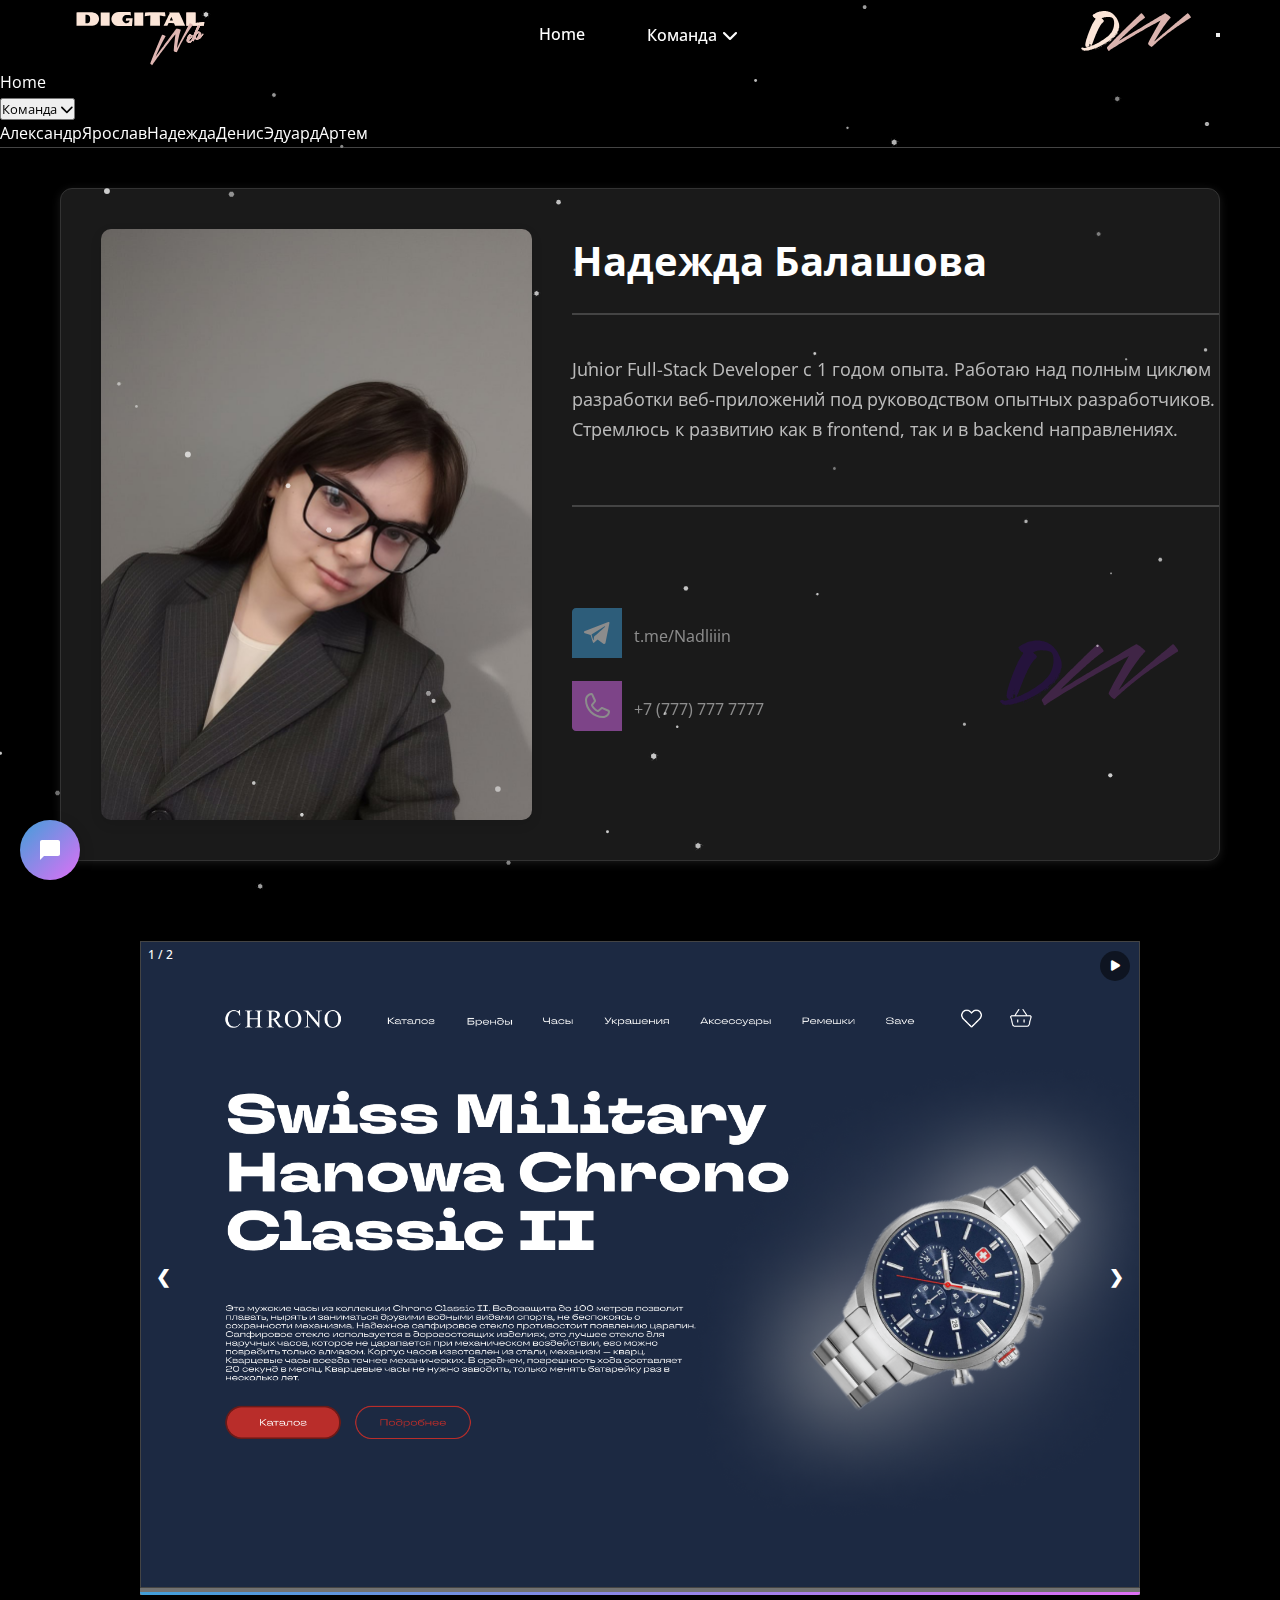
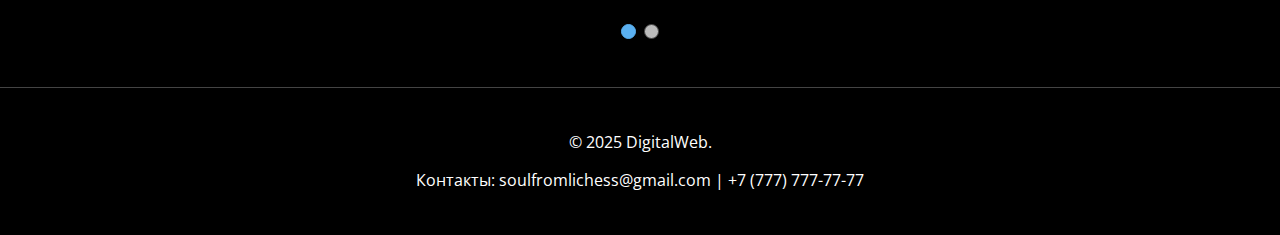
<file: front/nadya-page.html>
<!DOCTYPE html>
<html lang="ru">
<head>
    <meta charset="UTF-8">
    <meta name="viewport" content="width=device-width, initial-scale=1.0">
    <title>Надя - Команда</title>
    <link rel="icon" href="/front/images/favicon.ico" type="image/x-icon">

    <link rel="stylesheet" href="styles/styles.css">
    <link rel="stylesheet" href="styles/carousel.css">
    <link rel="stylesheet" href="styles/header.css">
    <link rel="stylesheet" href="styles/global.css">
    <link rel="stylesheet" href="styles/theme.css">
    <link rel="stylesheet" href="styles/chat-widget.css">
    <link rel="stylesheet" href="styles/achievements.css">
    <link rel="stylesheet" href="styles/rewards.css">
    <link rel="stylesheet" href="https://cdnjs.cloudflare.com/ajax/libs/font-awesome/6.4.0/css/all.min.css">
</head>
<body>
    <header class="header">
        <div class="header-container">
            <div class="logo-left">
                <img src="images/logo.svg" alt="Логотип" class="logo">
            </div>
            
            <nav class="nav-center">
                <a href="index.html" class="nav-link">Home</a>
                <div class="dropdown">
                    <button class="dropdown-btn">Команда <i class="fas fa-chevron-down"></i></button>
                    <div class="dropdown-content">
                        <a href="alexander-page.html">Александр</a>
                        <a href="yaroslav-page.html">Ярослав</a>
                        <a href="nadya-page.html">Надежда</a>
                        <a href="denis-page.html">Денис</a>
                        <a href="edik-page.html">Эдуард</a>
                        <a href="artyom-page.html">Артем</a>
                    </div>
                </div>
            </nav>
            
            <div class="logo-right">
                <img src="images/logo-small-whiter.svg" alt="Логотип 2" class="logo">
            </div>
        </div>
    </header>

    <main class="main">
        <div class="container">
            <div class="grid-container">
                <div class="photo-card">
                    <img src="images/nadya-official.jpg" alt="Надя" class="person-photo">
                </div>
                
                <div class="info-container">
                    <div class="name-section">
                        <h1 class="person-name">Надежда Балашова</h1>
                    </div>
                    
                    <div class="info-section">
                        <h4 class="person-info">
                            Junior Full-Stack Developer с 1 годом опыта. Работаю над полным циклом разработки веб-приложений под руководством опытных разработчиков. Стремлюсь к развитию как в frontend, так и в backend направлениях.
                        </h4>
                    </div>
                    
                    <div class="contacts-section">
                        <div class="contacts-left">
                            <div class="contact-item">
                                <div><svg width="50" height="50" viewBox="0 0 50 50" fill="none" xmlns="http://www.w3.org/2000/svg">
                                <path d="M0 4C0 1.79086 1.79086 0 4 0H50V50H0V4Z" fill="#419FD9"/>
                                <path fill-rule="evenodd" clip-rule="evenodd" d="M31.3503 35.8193C32.8775 36.4875 33.4502 35.0875 33.4502 35.0875L37.4908 14.7887C37.459 13.4206 35.6137 14.2478 35.6137 14.2478L12.9923 23.1246C12.9923 23.1246 11.9105 23.5064 12.006 24.1745C12.1014 24.8427 12.9605 25.1608 12.9605 25.1608L18.6556 27.0698C18.6556 27.0698 20.3737 32.7013 20.7236 33.7831C21.0418 34.833 21.3281 34.8648 21.3281 34.8648C21.6463 34.9921 21.9327 34.7694 21.9327 34.7694L25.6233 31.4287L31.3503 35.8193ZM32.3358 18.384C32.3358 18.384 33.1312 17.9067 33.0994 18.384C33.0994 18.384 33.2266 18.4476 32.813 18.893C32.4312 19.2748 23.4272 27.3562 22.2182 28.4379C22.1227 28.5016 22.0591 28.597 22.0591 28.7243L21.7091 31.715C21.6455 32.0332 21.2319 32.065 21.1364 31.7787L19.641 26.8789C19.5774 26.688 19.641 26.4653 19.8319 26.3381L32.3358 18.384Z" fill="#FDFDFD"/>
                                </svg>
                                </div>
                                <span><a href="https://t.me/Nadliiin">t.me/Nadliiin</a></span>
                            </div>
                            <div class="contact-item">
                                <div class=""><svg width="50" height="50" viewBox="0 0 50 50" fill="none" xmlns="http://www.w3.org/2000/svg">
                                <path d="M0 46C0 48.2091 1.79086 50 4 50H50V0H0V46Z" fill="#DF6FF6"/>
                                <path d="M36.7964 28.8074L30.9076 26.1686L30.8914 26.1611C30.5857 26.0304 30.2522 25.9779 29.9211 26.0085C29.59 26.039 29.2717 26.1516 28.9951 26.3361C28.9626 26.3576 28.9313 26.381 28.9014 26.4061L25.8589 28.9999C23.9313 28.0637 21.9413 26.0886 21.0051 24.1861L23.6026 21.0973C23.6276 21.0661 23.6513 21.0348 23.6738 21.0011C23.8544 20.7252 23.9639 20.409 23.9927 20.0805C24.0215 19.7521 23.9686 19.4216 23.8388 19.1186V19.1036L21.1926 13.2048C21.021 12.8088 20.726 12.479 20.3515 12.2645C19.9771 12.0501 19.5434 11.9624 19.1151 12.0147C17.4213 12.2376 15.8665 13.0695 14.7412 14.3549C13.6159 15.6403 12.9969 17.2914 13 18.9998C13 28.9249 21.0751 37 31.0001 37C32.7085 37.003 34.3596 36.3841 35.6451 35.2588C36.9305 34.1335 37.7623 32.5787 37.9852 30.8849C38.0376 30.4568 37.9501 30.0231 37.7359 29.6487C37.5217 29.2743 37.1921 28.9792 36.7964 28.8074ZM31.0001 35C26.7581 34.9953 22.6911 33.3081 19.6915 30.3085C16.6919 27.3089 15.0047 23.2419 15 18.9998C14.9953 17.7792 15.4351 16.5985 16.2372 15.6784C17.0393 14.7583 18.1489 14.1616 19.3588 13.9998C19.3583 14.0048 19.3583 14.0098 19.3588 14.0148L21.9838 19.8898L19.4001 22.9824C19.3738 23.0125 19.35 23.0447 19.3288 23.0786C19.1407 23.3673 19.0303 23.6996 19.0084 24.0434C18.9865 24.3873 19.0538 24.7309 19.2038 25.0411C20.3363 27.3574 22.6701 29.6737 25.0113 30.8049C25.3238 30.9535 25.6695 31.0185 26.0145 30.9935C26.3596 30.9685 26.6923 30.8544 26.9801 30.6624C27.0122 30.6408 27.0431 30.6174 27.0726 30.5924L30.1114 27.9999L35.9864 30.6312C35.9864 30.6312 35.9964 30.6312 36.0002 30.6312C35.8403 31.8428 35.2445 32.9546 34.3242 33.7587C33.4039 34.5628 32.2222 35.0041 31.0001 35Z" fill="#FDFDFD"/>
                                </svg>
                                </div>
                                <span><a href="tel:+77777777777">+7 (777) 777 7777</a></span>
                            </div>
                        </div>
                        <div class="logo-section">
                            <img src="images/logo-small-blacker.svg" alt="Логотип команды" class="team-logo">
                        </div>
                    </div>
                </div>
            </div>
        </div>
        
        <div class="slideshow-container">  
            <div class="mySlides fade">
                <div class="numbertext">1 / 2</div>
                <img src="./images/sitenm1.png" style="width:100%">
            </div>

            <div class="mySlides fade">
                <div class="numbertext">2 / 2</div>
                <img src="./images/sitenm2.png" style="width:100%">
            </div>
        
            <a class="prev" onclick="plusSlides(-1)">&#10094;</a>
            <a class="next" onclick="plusSlides(1)">&#10095;</a>
        </div>
        <br>
        
        <div style="text-align:center">
            <span class="dot" onclick="currentSlide(1)"></span>
            <span class="dot" onclick="currentSlide(2)"></span>
        </div>
    </main>

    <footer class="footer">
        <div class="footer-container">
            <div class="footer-content">
                <p>&copy; 2025 DigitalWeb.</p>
                <p>Контакты: soulfromlichess@gmail.com | +7 (777) 777-77-77</p>
            </div>
        </div>
    </footer>

    <script src="scripts/script.js"></script>
    <script src="scripts/adaptive-manager.js"></script>
    <script src="scripts/carousel.js"></script>
    <script src="scripts/dropdown.js"></script>
    <script src="scripts/scroll.js"></script>
    <script src="scripts/theme.js"></script>
    <script src="scripts/snowfall.js"></script>
    <script src="scripts/chat-widget.js"></script>
    <script src="scripts/chat-autocomplete.js"></script>
    <script src="scripts/achievment.js"></script>
    <script src="scripts/rewards.js"></script>
    <script src="scripts/burger-menu.js"></script>
</body>
</html>
</file>
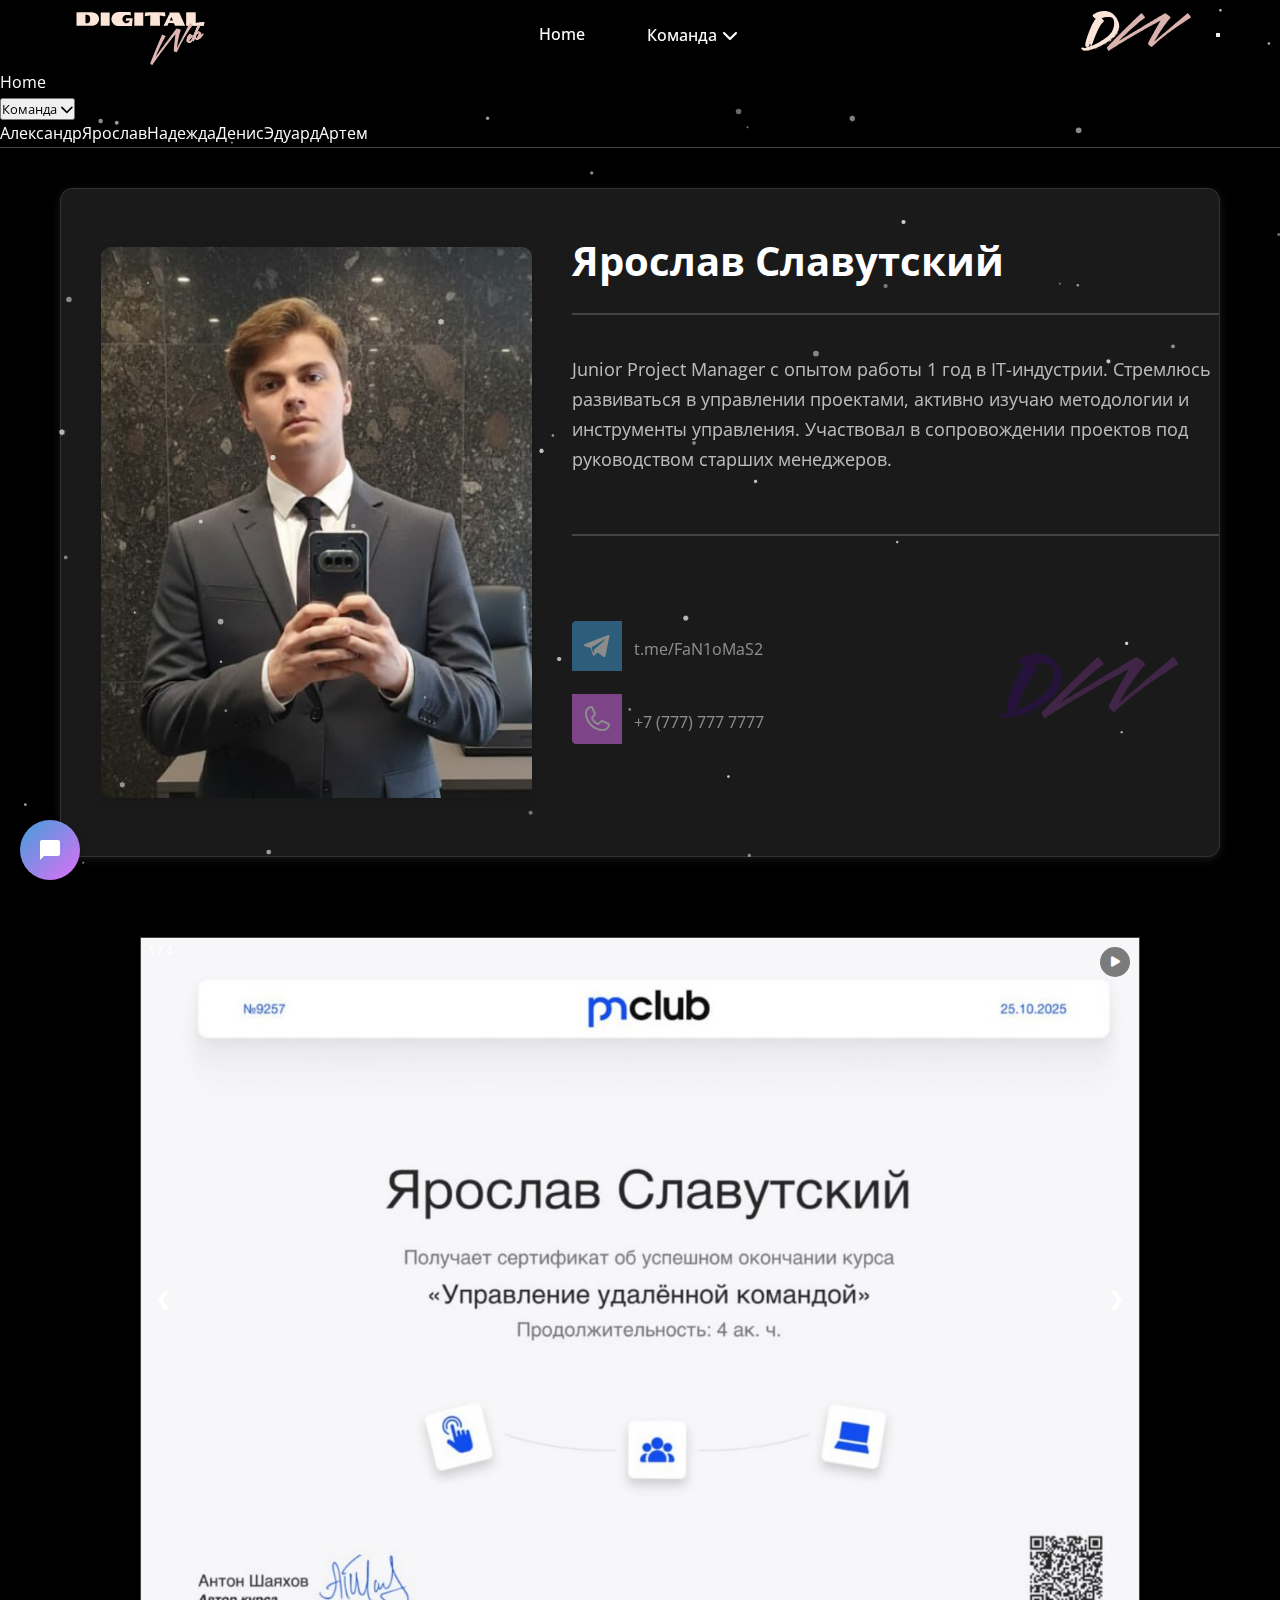
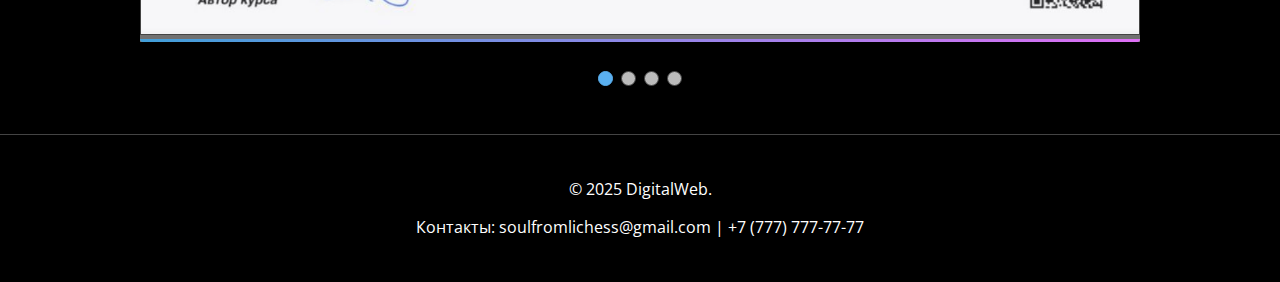
<file: front/yaroslav-page.html>
<!DOCTYPE html>
<html lang="ru">
<head>
    <meta charset="UTF-8">
    <meta name="viewport" content="width=device-width, initial-scale=1.0">
    <title>Ярослав - Команда</title>
    <link rel="icon" href="/front/images/favicon.ico" type="image/x-icon">

    <link rel="stylesheet" href="styles/styles.css">
    <link rel="stylesheet" href="styles/carousel.css">
    <link rel="stylesheet" href="styles/header.css">
    <link rel="stylesheet" href="styles/global.css">
    <link rel="stylesheet" href="styles/theme.css">
    <link rel="stylesheet" href="styles/chat-widget.css">
    <link rel="stylesheet" href="styles/achievements.css">
    <link rel="stylesheet" href="styles/rewards.css">
    <link rel="stylesheet" href="https://cdnjs.cloudflare.com/ajax/libs/font-awesome/6.4.0/css/all.min.css">
</head>
<body>
    <header class="header">
        <div class="header-container">
            <div class="logo-left">
                <img src="images/logo.svg" alt="Логотип" class="logo">
            </div>
            
            <nav class="nav-center">
                <a href="index.html" class="nav-link">Home</a>
                <div class="dropdown">
                    <button class="dropdown-btn">Команда <i class="fas fa-chevron-down"></i></button>
                    <div class="dropdown-content">
                        <a href="alexander-page.html">Александр</a>
                        <a href="yaroslav-page.html">Ярослав</a>
                        <a href="nadya-page.html">Надежда</a>
                        <a href="denis-page.html">Денис</a>
                        <a href="edik-page.html">Эдуард</a>
                        <a href="artyom-page.html">Артем</a>
                    </div>
                </div>
            </nav>
            
            <div class="logo-right">
                <img src="images/logo-small-whiter.svg" alt="Логотип 2" class="logo">
            </div>
        </div>
    </header>

    <main class="main">
        <div class="container">
            <div class="grid-container">
                <div class="photo-card">
                    <img src="images/yaroslav-official.jpg" alt="Ярослав" class="person-photo">
                </div>
                
                <div class="info-container">
                    <div class="name-section">
                        <h1 class="person-name">Ярослав Славутский</h1>
                    </div>
                    
                    <div class="info-section">
                        <h4 class="person-info">
                            Junior Project Manager с опытом работы 1 год в IT-индустрии. Стремлюсь развиваться в управлении проектами, активно изучаю методологии и инструменты управления. Участвовал в сопровождении проектов под руководством старших менеджеров.
                        </h4>
                    </div>
                    
                    <div class="contacts-section">
                        <div class="contacts-left">
                            <div class="contact-item">
                                <div><svg width="50" height="50" viewBox="0 0 50 50" fill="none" xmlns="http://www.w3.org/2000/svg">
                                <path d="M0 4C0 1.79086 1.79086 0 4 0H50V50H0V4Z" fill="#419FD9"/>
                                <path fill-rule="evenodd" clip-rule="evenodd" d="M31.3503 35.8193C32.8775 36.4875 33.4502 35.0875 33.4502 35.0875L37.4908 14.7887C37.459 13.4206 35.6137 14.2478 35.6137 14.2478L12.9923 23.1246C12.9923 23.1246 11.9105 23.5064 12.006 24.1745C12.1014 24.8427 12.9605 25.1608 12.9605 25.1608L18.6556 27.0698C18.6556 27.0698 20.3737 32.7013 20.7236 33.7831C21.0418 34.833 21.3281 34.8648 21.3281 34.8648C21.6463 34.9921 21.9327 34.7694 21.9327 34.7694L25.6233 31.4287L31.3503 35.8193ZM32.3358 18.384C32.3358 18.384 33.1312 17.9067 33.0994 18.384C33.0994 18.384 33.2266 18.4476 32.813 18.893C32.4312 19.2748 23.4272 27.3562 22.2182 28.4379C22.1227 28.5016 22.0591 28.597 22.0591 28.7243L21.7091 31.715C21.6455 32.0332 21.2319 32.065 21.1364 31.7787L19.641 26.8789C19.5774 26.688 19.641 26.4653 19.8319 26.3381L32.3358 18.384Z" fill="#FDFDFD"/>
                                </svg>
                                </div>
                                <span><a href="https://t.me/FaN1oMaS2">t.me/FaN1oMaS2</a></span>
                            </div>
                            <div class="contact-item">
                                <div class=""><svg width="50" height="50" viewBox="0 0 50 50" fill="none" xmlns="http://www.w3.org/2000/svg">
                                <path d="M0 46C0 48.2091 1.79086 50 4 50H50V0H0V46Z" fill="#DF6FF6"/>
                                <path d="M36.7964 28.8074L30.9076 26.1686L30.8914 26.1611C30.5857 26.0304 30.2522 25.9779 29.9211 26.0085C29.59 26.039 29.2717 26.1516 28.9951 26.3361C28.9626 26.3576 28.9313 26.381 28.9014 26.4061L25.8589 28.9999C23.9313 28.0637 21.9413 26.0886 21.0051 24.1861L23.6026 21.0973C23.6276 21.0661 23.6513 21.0348 23.6738 21.0011C23.8544 20.7252 23.9639 20.409 23.9927 20.0805C24.0215 19.7521 23.9686 19.4216 23.8388 19.1186V19.1036L21.1926 13.2048C21.021 12.8088 20.726 12.479 20.3515 12.2645C19.9771 12.0501 19.5434 11.9624 19.1151 12.0147C17.4213 12.2376 15.8665 13.0695 14.7412 14.3549C13.6159 15.6403 12.9969 17.2914 13 18.9998C13 28.9249 21.0751 37 31.0001 37C32.7085 37.003 34.3596 36.3841 35.6451 35.2588C36.9305 34.1335 37.7623 32.5787 37.9852 30.8849C38.0376 30.4568 37.9501 30.0231 37.7359 29.6487C37.5217 29.2743 37.1921 28.9792 36.7964 28.8074ZM31.0001 35C26.7581 34.9953 22.6911 33.3081 19.6915 30.3085C16.6919 27.3089 15.0047 23.2419 15 18.9998C14.9953 17.7792 15.4351 16.5985 16.2372 15.6784C17.0393 14.7583 18.1489 14.1616 19.3588 13.9998C19.3583 14.0048 19.3583 14.0098 19.3588 14.0148L21.9838 19.8898L19.4001 22.9824C19.3738 23.0125 19.35 23.0447 19.3288 23.0786C19.1407 23.3673 19.0303 23.6996 19.0084 24.0434C18.9865 24.3873 19.0538 24.7309 19.2038 25.0411C20.3363 27.3574 22.6701 29.6737 25.0113 30.8049C25.3238 30.9535 25.6695 31.0185 26.0145 30.9935C26.3596 30.9685 26.6923 30.8544 26.9801 30.6624C27.0122 30.6408 27.0431 30.6174 27.0726 30.5924L30.1114 27.9999L35.9864 30.6312C35.9864 30.6312 35.9964 30.6312 36.0002 30.6312C35.8403 31.8428 35.2445 32.9546 34.3242 33.7587C33.4039 34.5628 32.2222 35.0041 31.0001 35Z" fill="#FDFDFD"/>
                                </svg>
                                </div>
                                <span><a href="tel:+77777777777">+7 (777) 777 7777</a></span>
                            </div>
                        </div>
                        <div class="logo-section">
                            <img src="images/logo-small-blacker.svg" alt="Логотип команды" class="team-logo">
                        </div>
                    </div>
                </div>
            </div>
        </div>
        
        <div class="slideshow-container">
            <div class="mySlides fade">
                <div class="numbertext">1 / 4</div>
                <img src="./images/yarosSert.jpg" style="width:100%">
            </div>
        
            <div class="mySlides fade">
                <div class="numbertext">2 / 4</div>
                <img src="./images/yarosSert2.jpg" style="width:100%">
            </div>
        
            <div class="mySlides fade">
                <div class="numbertext">3 / 4</div>
                <img src="./images/yarosSert3.jpg" style="width:100%">
            </div>

            <div class="mySlides fade">
                <div class="numbertext">4 / 4</div>
                <img src="./images/yarosSert4.jpg" style="width:100%">
            </div>
        
            <a class="prev" onclick="plusSlides(-1)">&#10094;</a>
            <a class="next" onclick="plusSlides(1)">&#10095;</a>
        </div>
        <br>
        
        <div style="text-align:center">
            <span class="dot" onclick="currentSlide(1)"></span>
            <span class="dot" onclick="currentSlide(2)"></span>
            <span class="dot" onclick="currentSlide(3)"></span>
            <span class="dot" onclick="currentSlide(4)"></span>
        </div>
    </main>

    <footer class="footer">
        <div class="footer-container">
            <div class="footer-content">
                <p>&copy; 2025 DigitalWeb.</p>
                <p>Контакты: soulfromlichess@gmail.com | +7 (777) 777-77-77</p>
            </div>
        </div>
    </footer>

    <script src="scripts/script.js"></script>
    <script src="scripts/adaptive-manager.js"></script>
    <script src="scripts/carousel.js"></script>
    <script src="scripts/dropdown.js"></script>
    <script src="scripts/scroll.js"></script>
    <script src="scripts/theme.js"></script>
    <script src="scripts/snowfall.js"></script>
    <script src="scripts/chat-widget.js"></script>
    <script src="scripts/chat-autocomplete.js"></script>
    <script src="scripts/achievment.js"></script>
    <script src="scripts/rewards.js"></script>
    <script src="scripts/burger-menu.js"></script>
</body>
</html>
</file>
<file: front/styles/index.css>
.hero-section {
    max-width: 1200px;
    margin: 0 auto;
    padding: 100px 20px;
    text-align: center;
}

.hero-section h1 {
    font-size: 3rem;
    color: #d1d0d0; 
    margin-bottom: 20px;
}

.hero-section p {
    font-size: 1.2rem;
    color: #d1d0d0;
    opacity: 0.7; 
}

/*!! adaptive */

@media (max-width: 768px) {
    .hero-section h1 {
        font-size: 2.2rem;
    }
    
    .hero-section p {
        font-size: 1rem;
    }
}
</file>
<file: front/styles/styles.css>
/* !!Main content */
.main {
    min-height: calc(100vh - 180px);
}

.container {
    max-width: 1200px;
    margin: 0 auto;
    padding: 40px 20px;
}

.grid-container {
    display: grid;
    grid-template-columns: 40% 60%;
    gap: 40px;
    background-color: #fff;
    border-radius: 12px;
    box-shadow: 0 5px 20px rgba(0, 0, 0, 0.08);
    padding: 40px;
    margin-bottom: 40px;
}

/* !!Photo card */
.photo-card {
    display: flex;
    justify-content: center;
    align-items: center;
}

.person-photo {
    width: 100%;
    max-width: 450px;
    height: auto;
    border-radius: 10px;
    box-shadow: 0 4px 12px rgba(0, 0, 0, 0.1);
    object-fit: cover;
}

/* !!Info container */
.info-container {
    display: grid;
    grid-template-rows: auto auto 1fr;
    gap: 30px;
}

.name-section {
    padding-bottom: 20px;
    border-bottom: 2px solid #f0f0f0;
}

.person-name {
    font-size: 2.5rem;
    font-weight: 700;
}

.info-section {
    padding: 10px 0;
}

.person-info {
    font-size: 1.1rem;
    font-weight: 400;
    line-height: 1.7;
    opacity: 0.7;
}

.contacts-section {
    display: grid;
    grid-template-columns: 1fr 1fr;
    gap: 20px;
    align-items: center;
    margin-top: 20px;
    padding-top: 20px;
    border-top: 2px solid #f0f0f0;
}

.contacts-left {
    display: flex;
    flex-direction: column;
    gap: 15px;
    opacity: 0.5;
}

.contact-item {
    display: flex;
    align-items: center;
    gap: 12px;
}

.contact-icon {
    width: 24px;
    height: 24px;
}

.logo-section {
    display: flex;
    justify-content: flex-end;
    align-items: center;
}

.team-logo {
    width: 260px;
    height: auto;
    opacity: 0.7;
}

/* !!Extra space */
.extra-space {
    height: 50vh;
    max-height: 400px;
    background-color: transparent;
}

.chat{
    margin: auto;
}

/* !!Footer */
.footer {
    color: #fff;
    padding: 30px 0;
    margin-top: 40px;
}

.footer-container {
    max-width: 1200px;
    margin: 0 auto;
    padding: 0 20px;
}

.footer-content {
    text-align: center;
    line-height: 1.8;
}

.footer-content p {
    margin: 10px 0;
}

/* !!adaptive */
@media (max-width: 992px) {
    .logo-right{
        display: none;
    }

    .grid-container {
        grid-template-columns: 1fr;
        gap: 30px;
    }
    
    .photo-card {
        justify-content: center;
    }
    
    .person-photo {
        max-width: 300px;
    }
    
    .contacts-section {
        grid-template-columns: 1fr;
        gap: 30px;
    }
    
    .logo-section {
        justify-content: center;
    }
}

@media (max-width: 768px) {
    .header-container {
        flex-direction: column;
        height: auto;
        padding: 15px;
    }
    
    .logo-left {
        margin: 10px 0;
    }
    
    .nav-center {
        flex-direction: column;
        gap: 15px;
        margin: 15px 0;
    }
    
    .grid-container {
        padding: 25px;
    }
    
    .person-name {
        font-size: 2rem;
    }
}
</file>
<file: front/styles/header.css>
/* !!Header */
.header {
    box-shadow: 0 2px 10px rgba(0, 0, 0, 0.1);
    position: sticky;
    top: 0;
    z-index: 1000;
    backdrop-filter: blur(15px);
    -webkit-backdrop-filter: blur(15px);
}

.header-container {
    max-width: 1200px;
    margin: 0 auto;
    padding: 0 20px;
    display: flex;
    justify-content: space-between;
    align-items: center;
    height: 70px;
    
}

.logo-left, .logo-right {
    flex: 0 0 auto;
    
}

.logo {
    height: 160px;
    width: auto;
}

.nav-center {
    flex: 1;
    display: flex;
    justify-content: center;
    align-items: center;
    gap: 30px;
}

.nav-link {
    color: #d1d0d0;
    text-decoration: none;
    font-weight: 500;
    font-size: 16px;
    padding: 8px 16px;
    border-radius: 4px;
    transition: all 0.3s ease;
}

.nav-link:hover {
    background-color: #dcd9d9;
    color: #007bff;
}

/* !!Dropdown */
.dropdown {
    
    position: relative;
    display: inline-block;
}

.dropdown-btn {
    color: #d1d0d0;
    background: none;
    border: none;
    font-size: 16px;
    font-weight: 500;
    padding: 8px 16px;
    border-radius: 4px;
    cursor: pointer;
    display: flex;
    align-items: center;
    gap: 5px;
    transition: all 0.3s ease;
}

.dropdown-btn:hover {
    background-color: #f0f0f0;
    color: #007bff;
}

.dropdown-content {
    display: none;
    position: absolute;
    background-color: #fff;
    min-width: 200px;
    box-shadow: 0 8px 16px rgba(0, 0, 0, 0.1);
    border-radius: 4px;
    z-index: 1;
    top: 100%;
    left: 0;
    overflow: hidden;
}

.dropdown-content a {
    padding: 12px 16px;
    text-decoration: none;
    display: block;
    transition: all 0.3s ease;
}

.dropdown-content a:hover {
    background-color: #f0f0f0;
    color: #007bff;
}

.dropdown:hover .dropdown-content {
    display: block;
}

@keyframes slideDown {
    from {
        opacity: 0;
        transform: translateY(-10px);
    }
    to {
        opacity: 1;
        transform: translateY(0);
    }
}

@keyframes slideUp {
    from {
        opacity: 1;
        transform: translateY(0);
    }
    to {
        opacity: 0;
        transform: translateY(-10px);
    }
}

.dropdown.open .dropdown-content {
    animation: slideDown 0.3s ease forwards;
}

.dropdown-indicator {
    transition: transform 0.3s ease;
    margin-left: 5px;
}
</file>
<file: front/styles/global.css>
@import url('https://fonts.googleapis.com/css2?family=Montserrat:wght@300;400;500;600;700&family=Roboto+Slab:wght@300;400;500;600&family=Open+Sans:wght@300;400;500;600&display=swap');

* {
    margin: 0;
    padding: 0;
    box-sizing: border-box;
    font-family: 'Open Sans', 'Segoe UI', sans-serif;
}

body {
    line-height: 1.6;
    color: rgba(44, 7, 53, 1);
    background-color: #030114;
}

a{
    color: rgba(44, 7, 53, 1);
    text-decoration: none;
}
</file>
<file: front/styles/theme.css>
:root {
    --bg-color: #ffffff;
    --text-color: #000000;
    --header-bg: #ffffff;
    --card-bg: #f8f9fa;
    --card-border: #e0e0e0;
    --card-shadow: 0 2px 10px rgba(0, 0, 0, 0.1);
    --nav-bg: transparent;
    --nav-hover: #e9ecef;
    --nav-text: #000000;
    --border-color: #dee2e6;
    --primary-color: #419FD9;
    --secondary-color: #DF6FF6;
    --accent-color: #007bff;
    --invert-value: 0;
    --logo-filter: none;
}

[data-theme="dark"] {
    --bg-color: #000000;
    --text-color: #ffffff;
    --header-bg: #000000;
    --card-bg: #1a1a1a;
    --card-border: #333333;
    --card-shadow: 0 2px 10px rgba(255, 255, 255, 0.1);
    --nav-bg: transparent;
    --nav-hover: #333333;
    --nav-text: #ffffff;
    --border-color: #444444;
    --primary-color: #5ab0f0;
    --secondary-color: #e88eff;
    --accent-color: #5ab0f0;
    /* --invert-value: 1; */
    --logo-filter: invert(1);
}

body {
    background-color: var(--bg-color) !important;
    color: var(--text-color) !important;
    transition: background-color 0.3s ease, color 0.3s ease;
}

.header {
    background-color: var(--header-bg) !important;
    backdrop-filter: blur(15px);
    -webkit-backdrop-filter: blur(15px);
    border-bottom: 1px solid var(--border-color);
}

.nav-link {
    color: var(--nav-text) !important;
    background-color: var(--nav-bg);
}

.nav-link:hover {
    background-color: var(--nav-hover) !important;
    color: var(--accent-color) !important;
}

.dropdown-btn {
    color: var(--nav-text) !important;
    background-color: var(--nav-bg);
}

.dropdown-btn:hover {
    background-color: var(--nav-hover) !important;
    color: var(--accent-color) !important;
}

.dropdown-content {
    background-color: var(--card-bg);
    border: 1px solid var(--card-border);
    box-shadow: var(--card-shadow);
}

.dropdown-content a {
    color: var(--text-color) !important;
}

.dropdown-content a:hover {
    background-color: var(--nav-hover);
    color: var(--accent-color) !important;
}

.main {
    background-color: var(--bg-color);
}

.container {
    background-color: var(--bg-color);
}

.grid-container {
    background-color: var(--card-bg);
    border: 1px solid var(--card-border);
    box-shadow: var(--card-shadow);
}

.name-section {
    border-bottom: 2px solid var(--border-color);
}

.info-section {
    color: var(--text-color);
}

.contacts-section {
    border-top: 2px solid var(--border-color);
}

.logo, .team-logo {
    /* filter: var(--logo-filter); */
    transition: filter 0.3s ease;
}

.slideshow-container {
    background-color: var(--bg-color);
}

.mySlides img {
    border: 1px solid var(--border-color);
}

.prev, .next {
    background-color: var(--nav-bg);
    color: var(--text-color) !important;
}

.prev:hover, .next:hover {
    background-color: var(--primary-color) !important;
    color: white !important;
}

.dot {
    background-color: var(--nav-bg);
    border: 1px solid var(--border-color);
}

.dot:hover, .dot.active {
    background-color: var(--primary-color) !important;
    border-color: var(--primary-color);
}

.numbertext {
    color: var(--text-color) !important;
    background-color: var(--nav-bg);
    border-radius: 4px;
    padding: 4px 8px;
}

.footer {
    background-color: var(--header-bg);
    color: var(--text-color);
    border-top: 1px solid var(--border-color);
}

.footer-content p {
    color: var(--text-color);
}

a {
    color: var(--text-color);
    transition: color 0.3s ease;
}

a:hover {
    color: var(--accent-color);
}

.theme-switcher {
    margin-left: 20px;
    display: flex;
    align-items: center;
}

.theme-toggle {
    position: relative;
    width: 60px;
    height: 30px;
    border-radius: 30px;
    border: 2px solid var(--border-color);
    background: var(--card-bg);
    cursor: pointer;
    padding: 0;
    overflow: hidden;
    transition: all 0.3s ease;
}

.theme-toggle:hover {
    transform: scale(1.05);
    border-color: var(--primary-color);
}

.sun-icon, .moon-icon {
    position: absolute;
    top: 50%;
    transform: translateY(-50%);
    font-size: 16px;
    transition: all 0.3s ease;
    filter: drop-shadow(0 1px 2px rgba(0,0,0,0.3));
}

.sun-icon {
    left: 2px;
    opacity: 0;
}

[data-theme="dark"] .sun-icon {
    opacity: 0.3;
    transform: translateY(-50%) scale(0.8);
}

.moon-icon {
    right: 4px;
    opacity: 0.3;
    transform: translateY(-50%) scale(0.8);
}

[data-theme="dark"] .moon-icon {
    opacity: 0;
    transform: translateY(-50%) scale(1);
}

.toggle-circle {
    position: absolute;
    top: 3px;
    left: 8px;
    width: 20px;
    height: 20px;
    background: var(--primary-color);
    border-radius: 50%;
    transition: transform 0.3s cubic-bezier(0.68, -0.55, 0.27, 1.55);
    box-shadow: 0 2px 5px rgba(0, 0, 0, 0.2);
}

.contact-item svg {
    filter: invert(var(--invert-value));
    transition: filter 0.3s ease;
}

@keyframes slideInRight {
    from {
        transform: translateX(100%);
        opacity: 0;
    }
    to {
        transform: translateX(0);
        opacity: 1;
    }
}

@keyframes slideOutRight {
    from {
        transform: translateX(0);
        opacity: 1;
    }
    to {
        transform: translateX(100%);
        opacity: 0;
    }
}

.hero-section h1,
.hero-section p {
    color: var(--text-color) !important;
}

.person-name,
.person-info {
    color: var(--text-color) !important;
}
</file>
<file: front/styles/chat-widget.css>
.chat-widget {
    position: fixed;
    bottom: 20px;
    left: 20px;
    z-index: 10000;
    font-family: -apple-system, BlinkMacSystemFont, 'Segoe UI', Roboto, Oxygen, Ubuntu, sans-serif;
}

.chat-toggle {
    width: 60px;
    height: 60px;
    border-radius: 50%;
    background: linear-gradient(135deg, #419FD9, #DF6FF6);
    border: none;
    color: white;
    cursor: pointer;
    display: flex;
    align-items: center;
    justify-content: center;
    box-shadow: 0 4px 15px rgba(0, 0, 0, 0.2);
    transition: all 0.3s ease;
}

.chat-toggle:hover {
    transform: scale(1.1);
    box-shadow: 0 6px 20px rgba(0, 0, 0, 0.3);
}

.chat-toggle svg {
    width: 24px;
    height: 24px;
}

.chat-container {
    position: absolute;
    bottom: 70px;
    left: 0;
    width: 350px;
    height: 450px;
    background: white;
    border-radius: 12px;
    box-shadow: 0 10px 30px rgba(0, 0, 0, 0.2);
    display: none;
    flex-direction: column;
    overflow: hidden;
}

.chat-container.open {
    display: flex;
}

.chat-header {
    background: linear-gradient(135deg, #419FD9, #DF6FF6);
    color: white;
    padding: 15px 20px;
    font-weight: 600;
    font-size: 16px;
    display: flex;
    justify-content: space-between;
    align-items: center;
}

.chat-close {
    background: none;
    border: none;
    color: white;
    cursor: pointer;
    font-size: 18px;
    width: 30px;
    height: 30px;
    display: flex;
    align-items: center;
    justify-content: center;
    border-radius: 50%;
    transition: background 0.2s ease;
}

.chat-close:hover {
    background: rgba(255, 255, 255, 0.2);
}

.chat-messages {
    flex: 1;
    padding: 20px;
    overflow-y: auto;
    background: #f8f9fa;
}

.message {
    margin-bottom: 15px;
    padding: 10px 15px;
    border-radius: 10px;
    max-width: 85%;
    word-wrap: break-word;
    animation: fadeIn 0.3s ease;
    color: rgba(44, 7, 53, 1);
}

@keyframes fadeIn {
    from { opacity: 0; transform: translateY(10px); }
    to { opacity: 1; transform: translateY(0); }
}

.message.bot {
    background: white;
    align-self: flex-start;
    border: 1px solid #e9ecef;
    margin-right: auto;
}

.message.user {
    background: linear-gradient(135deg, #419FD9, #DF6FF6);
    color: white;
    align-self: flex-end;
    margin-left: auto;
}

.message.system {
    background: #e9ecef;
    color: #6c757d;
    font-size: 12px;
    text-align: center;
    max-width: 100%;
    font-style: italic;
}

.chat-input-container {
    border-top: 1px solid #e9ecef;
    padding: 15px;
    background: white;
}

.chat-input-wrapper {
    display: flex;
    gap: 10px;
}

.chat-input {
    flex: 1;
    padding: 12px 15px;
    border: 1px solid #dee2e6;
    border-radius: 8px;
    font-size: 14px;
    outline: none;
    transition: border-color 0.2s ease;
}

.chat-input:focus {
    border-color: #419FD9;
}

.chat-send {
    background: linear-gradient(135deg, #419FD9, #DF6FF6);
    color: white;
    border: none;
    border-radius: 8px;
    width: 45px;
    cursor: pointer;
    display: flex;
    align-items: center;
    justify-content: center;
    transition: all 0.2s ease;
}

.chat-send:hover {
    opacity: 0.9;
}

.chat-send:disabled {
    background: #ccc;
    cursor: not-allowed;
}

.command-hint {
    margin-top: 10px;
    font-size: 12px;
    color: #6c757d;
    text-align: center;
    font-style: italic;
}

.help-command {
    background: #e3f2fd;
    border-left: 3px solid #419FD9;
    padding: 10px;
    margin: 10px 0;
    border-radius: 0 8px 8px 0;
}

.help-command h4 {
    margin: 0 0 8px 0;
    color: #419FD9;
}

.help-command ul {
    margin: 0;
    padding-left: 20px;
}

.help-command li {
    margin-bottom: 5px;
    color: #495057;
}

/* Адаптивность */
@media (max-width: 768px) {
    .chat-container {
        width: calc(100vw - 40px);
        height: 400px;
        left: 0;
        right: 0;
        margin: 0 auto;
    }
    
    .chat-widget {
        left: 50%;
        transform: translateX(-50%);
        bottom: 10px;
    }
    
    .chat-container {
        bottom: 60px;
    }
}

/* Анимация уведомления */
@keyframes slideInUp {
    from {
        opacity: 0;
        transform: translateY(20px);
    }
    to {
        opacity: 1;
        transform: translateY(0);
    }
}

.chat-container.open {
    animation: slideInUp 0.3s ease;
}

/* Скроллбар */
.chat-messages::-webkit-scrollbar {
    width: 6px;
}

.chat-messages::-webkit-scrollbar-track {
    background: #f1f1f1;
    border-radius: 3px;
}

.chat-messages::-webkit-scrollbar-thumb {
    background: #c1c1c1;
    border-radius: 3px;
}

.chat-messages::-webkit-scrollbar-thumb:hover {
    background: #a8a8a8;
}

.chat-suggestions {
    color: rgba(44, 7, 53, 1);
    position: absolute;
    bottom: 100%;
    left: 0;
    background: white;
    border: 1px solid #dee2e6;
    border-radius: 8px;
    box-shadow: 0 2px 10px rgba(0,0,0,0.1);
    z-index: 10001;
    max-height: 200px;
    overflow-y: auto;
    width: 100%;
}

.chat-suggestions div {
    padding: 8px 15px;
    cursor: pointer;
    border-bottom: 1px solid #f1f1f1;
    font-size: 14px;
}

.chat-suggestions div:hover {
    background: #f8f9fa;
}

.chat-suggestions div:last-child {
    border-bottom: none;
}

.snowfall-canvas {
    transition: opacity 1s ease;
}

@keyframes snowMessage {
    0% { transform: translateY(-10px); opacity: 0; }
    100% { transform: translateY(0); opacity: 1; }
}

.message.bot[data-snow-message] {
    animation: snowMessage 0.5s ease;
    border-left: 3px solid #419FD9;
    background: linear-gradient(90deg, rgba(65, 159, 217, 0.1), transparent);
}
</file>
<file: front/styles/achievements.css>
@keyframes slideInRight {
    from { transform: translateX(100%); opacity: 0; }
    to { transform: translateX(0); opacity: 1; }
}

@keyframes slideOutRight {
    from { transform: translateX(0); opacity: 1; }
    to { transform: translateX(100%); opacity: 0; }
}

@keyframes popIn {
    0% { transform: translate(-50%, -50%) scale(0.5); opacity: 0; }
    70% { transform: translate(-50%, -50%) scale(1.1); }
    100% { transform: translate(-50%, -50%) scale(1); opacity: 1; }
}

@keyframes fadeIn {
    from { opacity: 0; }
    to { opacity: 1; }
}

@keyframes fadeOut {
    from { opacity: 1; }
    to { opacity: 0; }
}

.achievement-notification-content {
    display: flex;
    align-items: center;
    gap: 15px;
}

.achievement-icon {
    font-size: 32px;
    flex-shrink: 0;
}

.achievement-text {
    flex: 1;
}

.achievement-title {
    font-size: 12px;
    opacity: 0.8;
    margin-bottom: 2px;
}

.achievement-name {
    font-size: 16px;
    font-weight: bold;
    margin-bottom: 4px;
}

.achievement-description {
    font-size: 14px;
    opacity: 0.9;
    margin-bottom: 6px;
}

.achievement-points {
    font-size: 14px;
    color: #FFD166;
    font-weight: bold;
}

.achievement-secret-badge {
    background: #FF6B6B;
    color: white;
    padding: 2px 8px;
    border-radius: 10px;
    font-size: 11px;
    font-weight: bold;
}

.achievements-panel-header {
    display: flex;
    justify-content: space-between;
    align-items: center;
    padding: 20px;
    background: linear-gradient(135deg, #419FD9, #DF6FF6);
    color: white;
}

.achievements-panel-header h2 {
    margin: 0;
    font-size: 20px;
}

.close-panel {
    background: none;
    border: none;
    color: white;
    font-size: 28px;
    cursor: pointer;
    width: 40px;
    height: 40px;
    display: flex;
    align-items: center;
    justify-content: center;
    border-radius: 50%;
    transition: background 0.2s ease;
}

.close-panel:hover {
    background: rgba(255, 255, 255, 0.2);
}

.achievements-stats {
    display: grid;
    grid-template-columns: repeat(3, 1fr);
    gap: 15px;
    padding: 20px;
    background: var(--card-bg-light, #f8f9fa);
    border-bottom: 1px solid var(--border-color, #e9ecef);
}

.stat-item {
    text-align: center;
    padding: 15px;
    background: var(--card-bg, white);
    border-radius: 8px;
    border: 1px solid var(--border-light, #dee2e6);
}

.stat-value {
    font-size: 24px;
    font-weight: bold;
    color: var(--primary-color, #419FD9);
    margin-bottom: 5px;
}

.stat-label {
    font-size: 12px;
    color: var(--text-secondary, #6c757d);
}

.achievements-grid {
    padding: 20px;
    overflow-y: auto;
    flex: 1;
}

.achievement-category {
    margin-bottom: 30px;
}

.achievement-category h3 {
    margin: 0 0 15px 0;
    color: var(--text-primary, #333);
    font-size: 18px;
    padding-bottom: 10px;
    border-bottom: 2px solid var(--border-light, #dee2e6);
}

.category-achievements {
    display: grid;
    grid-template-columns: repeat(auto-fill, minmax(300px, 1fr));
    gap: 15px;
}

.achievement-item {
    display: flex;
    align-items: center;
    gap: 15px;
    padding: 15px;
    background: var(--card-bg, white);
    border-radius: 10px;
    border: 1px solid var(--border-light, #dee2e6);
    transition: all 0.3s ease;
    position: relative;
}

.achievement-item.unlocked {
    border-left: 4px solid #06D6A0;
}

.achievement-item.locked {
    opacity: 0.7;
    background: var(--card-bg-light, #f8f9fa);
}

.achievement-item.secret {
    background: repeating-linear-gradient(
        45deg,
        var(--card-bg-light, #f8f9fa),
        var(--card-bg-light, #f8f9fa) 10px,
        var(--border-light, #e9ecef) 10px,
        var(--border-light, #e9ecef) 20px
    );
}

.achievement-item:hover {
    transform: translateY(-2px);
    box-shadow: 0 5px 15px rgba(0,0,0,0.1);
}

.achievement-item .achievement-icon {
    font-size: 24px;
    width: 40px;
    height: 40px;
    display: flex;
    align-items: center;
    justify-content: center;
    background: var(--card-bg-light, #f8f9fa);
    border-radius: 8px;
    flex-shrink: 0;
}

.achievement-item.locked .achievement-icon {
    background: var(--border-light, #e9ecef);
}

.achievement-info {
    flex: 1;
}

.achievement-name {
    font-weight: bold;
    color: var(--text-primary, #333);
    margin-bottom: 4px;
}

.achievement-description {
    font-size: 14px;
    color: var(--text-secondary, #6c757d);
    margin-bottom: 6px;
}

.achievement-points {
    font-size: 12px;
    color: #FFD166;
    font-weight: bold;
}

.secret-badge {
    position: absolute;
    top: -8px;
    right: -8px;
    background: #FF6B6B;
    color: white;
    padding: 2px 8px;
    border-radius: 10px;
    font-size: 10px;
    font-weight: bold;
}

@media (max-width: 768px) {
    .achievements-stats {
        grid-template-columns: repeat(2, 1fr);
    }
    
    .category-achievements {
        grid-template-columns: 1fr;
    }
    
    .achievements-button {
        bottom: 80px;
        right: 20px;
    }
}

[data-theme="dark"] .achievement-item {
    background: #2d3748;
    border-color: #4a5568;
}

[data-theme="dark"] .achievement-name {
    color: #dee2e6;
}

[data-theme="dark"] h3 {
    color: #dee2e6;
}

[data-theme="dark"] .achievement-item.locked {
    background: #1a202c;
}

[data-theme="dark"] .achievement-item.secret {
    background: repeating-linear-gradient(
        45deg,
        #1a202c,
        #1a202c 10px,
        #2d3748 10px,
        #2d3748 20px
    );
}

[data-theme="dark"] .achievements-stats {
    background: #1a202c;
    border-color: #4a5568;
}

[data-theme="dark"] .stat-item {
    background: #2d3748;
    border-color: #4a5568;
}
</file>
<file: front/styles/rewards.css>
/* Анимации для наград */
@keyframes slideDown {
    from { transform: translateX(-50%) translateY(-100%); opacity: 0; }
    to { transform: translateX(-50%) translateY(0); opacity: 1; }
}

@keyframes slideUp {
    from { transform: translateX(-50%) translateY(0); opacity: 1; }
    to { transform: translateX(-50%) translateY(-100%); opacity: 0; }
}

@keyframes scaleIn {
    0% { transform: scale(0.5); opacity: 0; }
    100% { transform: scale(1); opacity: 1; }
}

@keyframes fadeIn {
    from { opacity: 0; }
    to { opacity: 1; }
}

@keyframes fadeOut {
    from { opacity: 1; }
    to { opacity: 0; }
}

@keyframes pulse {
    0% { transform: scale(1); }
    50% { transform: scale(1.1); }
    100% { transform: scale(1); }
}

@keyframes celebrate {
    0% { transform: scale(1); }
    25% { transform: scale(1.05) rotate(1deg); }
    50% { transform: scale(1) rotate(-1deg); }
    75% { transform: scale(1.05) rotate(1deg); }
    100% { transform: scale(1) rotate(0); }
}

@keyframes rainbow {
    0% { filter: hue-rotate(0deg); }
    100% { filter: hue-rotate(360deg); }
}

/* Стили для эпических уведомлений */
.epic-reward-content .epic-icon {
    font-size: 80px;
    margin-bottom: 20px;
    animation: pulse 2s infinite;
}

.epic-reward-content .epic-title {
    font-size: 36px;
    font-weight: bold;
    background: linear-gradient(45deg, #FFD700, #FF6B6B, #4ECDC4, #9D00FF);
    -webkit-background-clip: text;
    background-clip: text;
    color: transparent;
    margin-bottom: 10px;
}

.epic-reward-content .epic-subtitle {
    font-size: 24px;
    color: #333;
    margin-bottom: 15px;
}

.epic-reward-content .epic-description {
    font-size: 18px;
    color: #666;
    margin-bottom: 30px;
}

.rewards-grid {
    display: grid;
    grid-template-columns: repeat(2, 1fr);
    gap: 10px;
    margin: 20px 0;
}

.reward-item {
    display: flex;
    align-items: center;
    gap: 10px;
    padding: 10px;
    background: rgba(0,0,0,0.05);
    border-radius: 8px;
    font-size: 14px;
}

.reward-item .reward-icon {
    font-size: 16px;
}

/* Стили для секретной лаборатории */
.secret-lab {
    position: fixed;
    top: 50%;
    left: 50%;
    transform: translate(-50%, -50%);
    width: 90%;
    max-width: 800px;
    max-height: 80vh;
    background: var(--card-bg, white);
    border-radius: 20px;
    box-shadow: 0 20px 60px rgba(0,0,0,0.5);
    z-index: 10005;
    overflow: hidden;
}

.lab-header {
    display: flex;
    justify-content: space-between;
    align-items: center;
    padding: 20px 30px;
    background: linear-gradient(135deg, #9D00FF, #00FF9D);
    color: white;
}

.lab-header h2 {
    margin: 0;
    font-size: 24px;
}

.close-lab {
    background: none;
    border: none;
    color: white;
    font-size: 30px;
    cursor: pointer;
    width: 40px;
    height: 40px;
    display: flex;
    align-items: center;
    justify-content: center;
    border-radius: 50%;
    transition: background 0.2s ease;
}

.close-lab:hover {
    background: rgba(255,255,255,0.2);
}

.lab-content {
    padding: 30px;
    overflow-y: auto;
    max-height: calc(80vh - 80px);
}

.lab-section {
    margin-bottom: 30px;
    padding-bottom: 20px;
    border-bottom: 2px solid var(--border-light, #eee);
}

.lab-section h3 {
    margin: 0 0 15px 0;
    color: var(--text-primary, #333);
    font-size: 18px;
}

.theme-buttons,
.turbo-controls,
.games-buttons,
.experiment-buttons {
    display: flex;
    gap: 10px;
    flex-wrap: wrap;
}

.theme-btn,
.turbo-btn,
.game-btn,
.experiment-btn {
    padding: 10px 20px;
    border: none;
    border-radius: 8px;
    background: var(--primary-color, #419FD9);
    color: white;
    cursor: pointer;
    transition: all 0.2s ease;
    font-size: 14px;
    font-weight: 500;
}

.theme-btn:hover,
.turbo-btn:hover,
.game-btn:hover,
.experiment-btn:hover {
    transform: translateY(-2px);
    box-shadow: 0 5px 15px rgba(0,0,0,0.2);
}

.effects-controls {
    display: grid;
    grid-template-columns: repeat(2, 1fr);
    gap: 10px;
}

.effects-controls label {
    display: flex;
    align-items: center;
    gap: 8px;
    cursor: pointer;
    padding: 10px;
    background: var(--card-bg-light, #f8f9fa);
    border-radius: 8px;
    transition: background 0.2s ease;
}

.effects-controls label:hover {
    background: var(--hover-bg, #e9ecef);
}

/* Специальные темы */
[data-theme="gold"] {
    --primary-color: #FFD700 !important;
    --secondary-color: #FFA500 !important;
    --background: linear-gradient(135deg, #1a1a1a, #2a2a2a) !important;
    --text-color: #FFD700 !important;
    --card-bg: rgba(255, 215, 0, 0.1) !important;
}

[data-theme="neon"] {
    --primary-color: #00FF9D !important;
    --secondary-color: #9D00FF !important;
    --background: linear-gradient(135deg, #000, #111) !important;
    --text-color: #00FF9D !important;
    --card-bg: rgba(0, 255, 157, 0.1) !important;
}

[data-theme="matrix"] {
    --primary-color: #00FF41 !important;
    --secondary-color: #008F11 !important;
    --background: #000 !important;
    --text-color: #00FF41 !important;
    --card-bg: rgba(0, 255, 65, 0.05) !important;
}

/* Радужный режим */
.rainbow-mode {
    animation: rainbow 3s linear infinite !important;
}

/* Режим инвертированных цветов */
.inverted-colors {
    filter: invert(1) hue-rotate(180deg);
}

/* Пикселизация */
.pixelated {
    image-rendering: pixelated;
    image-rendering: crisp-edges;
}

/* Эффект тряски */
.shake-effect {
    animation: shake 0.5s ease-in-out;
}

@keyframes shake {
    0%, 100% { transform: translateX(0); }
    25% { transform: translateX(-10px); }
    75% { transform: translateX(10px); }
}

/* Глитч-эффект */
.glitch-effect {
    animation: glitch 0.3s infinite;
}

@keyframes glitch {
    0% { transform: translate(0); }
    20% { transform: translate(-2px, 2px); }
    40% { transform: translate(-2px, -2px); }
    60% { transform: translate(2px, 2px); }
    80% { transform: translate(2px, -2px); }
    100% { transform: translate(0); }
}

/* Адаптивность */
@media (max-width: 768px) {
    .rewards-grid {
        grid-template-columns: 1fr;
    }
    
    .theme-buttons,
    .turbo-controls,
    .games-buttons,
    .experiment-buttons {
        flex-direction: column;
    }
    
    .effects-controls {
        grid-template-columns: 1fr;
    }
    
    .god-mode-btn,
    .secret-lab-btn,
    .mini-game-btn {
        bottom: 20px;
        right: 20px;
    }
    
    .secret-lab-btn {
        bottom: 80px;
    }
    
    .mini-game-btn {
        bottom: 140px;
    }
}
</file>
<file: front/styles/carousel.css>
* {box-sizing:border-box}


.slideshow-container {
    max-width: 1000px;
    position: relative;
    margin: auto;
}

.mySlides {
    display: none;
}

.prev, .next {
    cursor: pointer;
    position: absolute;
    top: 50%;
    width: auto;
    margin-top: -22px;
    padding: 16px;
    color: #f2f2f2;
    font-weight: bold;
    font-size: 18px;
    transition: 0.6s ease;
    border-radius: 0 3px 3px 0;
    user-select: none;
}

.next {
    right: 0;
    border-radius: 3px 0 0 3px;
}

.prev:hover, .next:hover {
    background-color: rgba(44, 7, 53, 1);
}

.numbertext {
    color: #000;
    font-size: 12px;
    font-weight: 500;
    padding: 8px 12px;
    position: absolute;
    top: 0;
}

.dot {
    cursor: pointer;
    height: 15px;
    width: 15px;
    margin: 0 2px;
    background-color: #bbb;
    border-radius: 50%;
    display: inline-block;
    transition: background-color 0.6s ease;
}

.active, .dot:hover {
    background-color: #717171;
}

.fade {
    animation-name: fade;
    animation-duration: 1.5s;
}

@keyframes fade {
    from {opacity: .4}
    to {opacity: 1}
}

@media screen and (max-width: 768px) {
    .container {
        padding: 10px;
    }
    
    h1 {
        font-size: 1.8rem;
    }
    
    .mySlides img {
        max-width: 95%;
    }
    
    .prev, .next {
        padding: 12px;
        font-size: 20px;
    }
}
</file>
